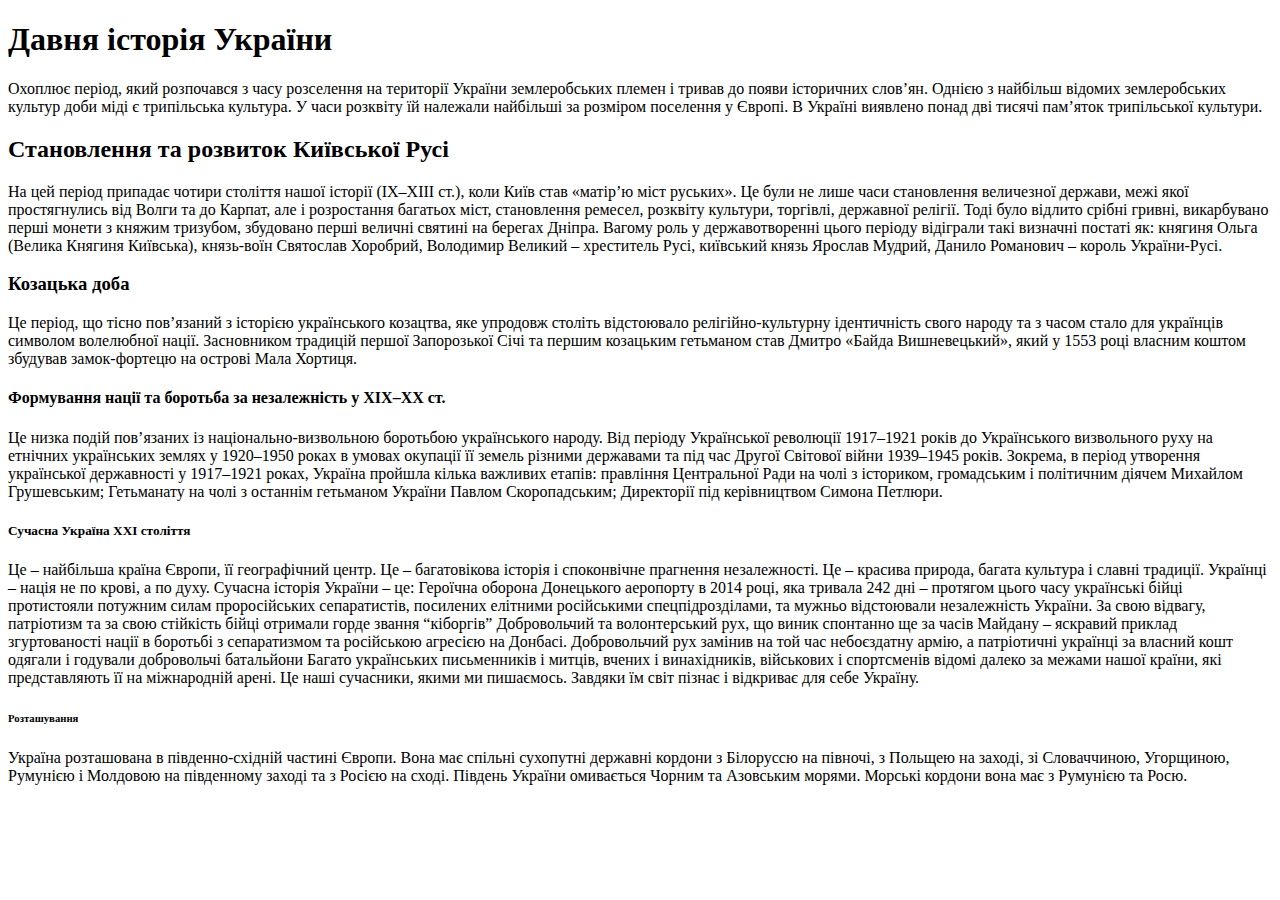
<file: HTML1/hw.html>
<!DOCTYPE html>
<html lang="ua">
<head>
    <meta charset="UTF-8">
    <meta name="viewport" content="width=device-width, initial-scale=1.0">
    <title>Україна</title>
</head>
<body>
    <h1>Давня історія України</h1>
    <p>Охоплює період, який розпочався з часу розселення на території України землеробських племен і тривав до появи історичних слов’ян. Однією з найбільш відомих землеробських культур доби міді є трипільська культура. У часи розквіту їй належали найбільші за розміром поселення у Європі. В Україні виявлено понад дві тисячі пам’яток трипільської культури.</p>
    <h2>Становлення та розвиток Київської Русі</h2>
    <p>На цей період припадає чотири століття нашої історії (IX–XIII ст.), коли Київ став «матір’ю міст руських». Це були не лише часи становлення величезної держави, межі якої простягнулись від Волги та до Карпат, але і розростання багатьох міст, становлення ремесел, розквіту культури, торгівлі, державної релігії. Тоді було відлито срібні гривні, викарбувано перші монети з княжим тризубом, збудовано перші величні святині на берегах Дніпра.

    Вагому роль у державотворенні цього періоду відіграли такі визначні постаті як: княгиня Ольга (Велика Княгиня Київська), князь-воїн Святослав Хоробрий, Володимир Великий – хреститель Русі, київський князь Ярослав Мудрий, Данило Романович – король України-Русі.</p>
    <h3>Козацька доба</h3>
    <p>Це період, що тісно повʼязаний з історією українського козацтва, яке упродовж століть відстоювало релігійно-культурну ідентичність свого народу та з часом стало для українців символом волелюбної нації. Засновником традицій першої Запорозької Січі та першим козацьким гетьманом став Дмитро «Байда Вишневецький», який у 1553 році власним коштом збудував замок-фортецю на острові Мала Хортиця.</p>
    <h4>Формування нації та боротьба за незалежність у XІХ–XX ст.</h4>
    <p>Це низка подій пов’язаних із національно-визвольною боротьбою українського народу. Від періоду Української революції  1917–1921 років до Українського визвольного руху на етнічних українських землях у 1920–1950 роках в умовах окупації її земель різними державами та під час Другої Світової війни 1939–1945 років.
    Зокрема, в період утворення української державності у 1917–1921 роках, Україна пройшла кілька важливих етапів: правління Центральної Ради на чолі з істориком, громадським і політичним діячем Михайлом Грушевським; Гетьманату на чолі з останнім гетьманом України Павлом Скоропадським; Директорії під керівництвом Симона Петлюри.
    </p>
    <h5>Сучасна Україна XXI століття</h5>
    <p>Це – найбільша країна Європи, її географічний центр. Це – багатовікова історія і споконвічне прагнення незалежності. Це – красива природа, багата культура і славні традиції. Українці – нація не по крові, а по духу.
     Сучасна історія України – це:

        Героїчна оборона Донецького аеропорту в 2014 році, яка тривала 242 дні – протягом цього часу українські бійці протистояли потужним силам проросійських сепаратистів, посилених елітними російськими спецпідрозділами, та мужньо відстоювали незалежність України. За свою відвагу, патріотизм та за свою стійкість бійці отримали горде звання “кіборгів”
        
        Добровольчий та волонтерський рух, що виник спонтанно ще за часів Майдану – яскравий приклад згуртованості нації в боротьбі з сепаратизмом та російською агресією на Донбасі. Добровольчий рух замінив на той час небоєздатну армію, а патріотичні українці за власний кошт одягали і годували добровольчі батальйони
        
        Багато українських письменників і митців, вчених і винахідників, військових і спортсменів відомі далеко за межами нашої країни, які представляють її на міжнародній арені. Це наші сучасники, якими ми пишаємось. Завдяки їм світ пізнає і відкриває для себе Україну.
    </p>
<h6>Розташування</h6>
<p>Україна розташована в південно-східній частині Європи. Вона має спільні сухопутні державні кордони з Білоруссю на півночі, з Польщею на заході, зі Словаччиною, Угорщиною, Румунією і Молдовою на південному заході та з Росією на сході. Південь України омивається Чорним та Азовським морями. Морські кордони вона має з Румунією та Росю.</p>
</body>
</html>
</file>
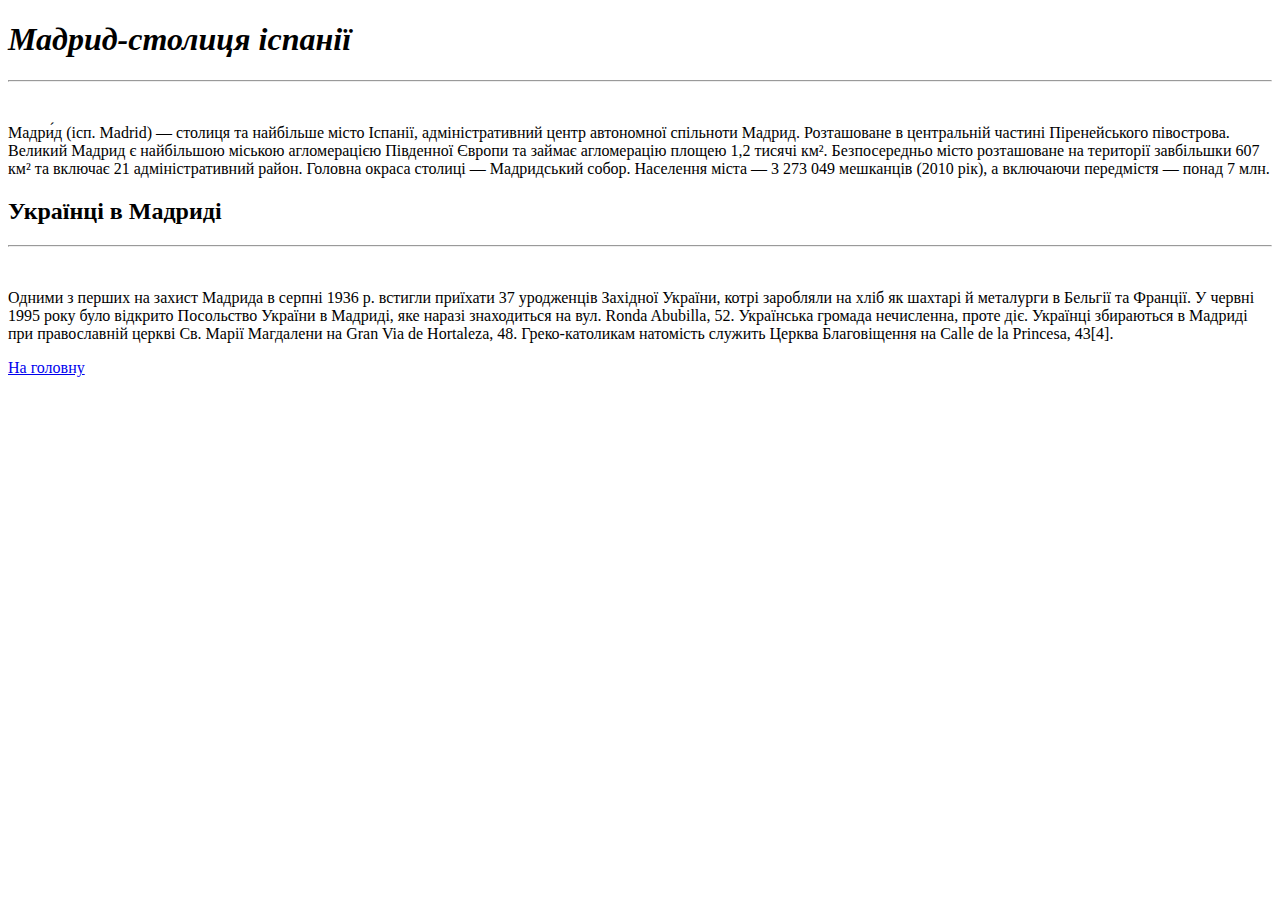
<file: HTML1/HTML2/capitalspain.html>
<!DOCTYPE html>
<html lang="ua">
<head>
    <meta charset="UTF-8">
    <meta name="viewport" content="width=device-width, initial-scale=1.0">
    <title>Мадрид</title>
</head>
<body>
    <h1><strong><em>Мадрид-столиця іспанії</em></strong></h1>
    <hr>
    <br>
    <p>Мадри́д (ісп. Madrid) — столиця та найбільше місто Іспанії, адміністративний центр автономної спільноти Мадрид. Розташоване в центральній частині Піренейського півострова. Великий Мадрид є найбільшою міською агломерацією Південної Європи та займає агломерацію площею 1,2 тисячі км². Безпосередньо місто розташоване на території завбільшки 607 км² та включає 21 адміністративний район. Головна окраса столиці — Мадридський собор. Населення міста — 3 273 049 мешканців (2010 рік), а включаючи передмістя — понад 7 млн.

    </p>
    <h2><strong>Українці в Мадриді</strong></h2>
    <hr>
    <br>
    <p>Одними з перших на захист Мадрида в серпні 1936 р. встигли приїхати 37 уродженців Західної України, котрі заробляли на хліб як шахтарі й металурги в Бельгії та Франції. У червні 1995 року було відкрито Посольство України в Мадриді, яке наразі знаходиться на вул. Ronda Abubilla, 52. Українська громада нечисленна, проте діє. Українці збираються в Мадриді при православній церкві Св. Марії Магдалени на Gran Via de Hortaleza, 48. Греко-католикам натомість служить Церква Благовіщення на Calle de la Princesa, 43[4].
        </p>
<a href="../HTML2/hm2.html">На головну</a>
</body>
</html>
</file>
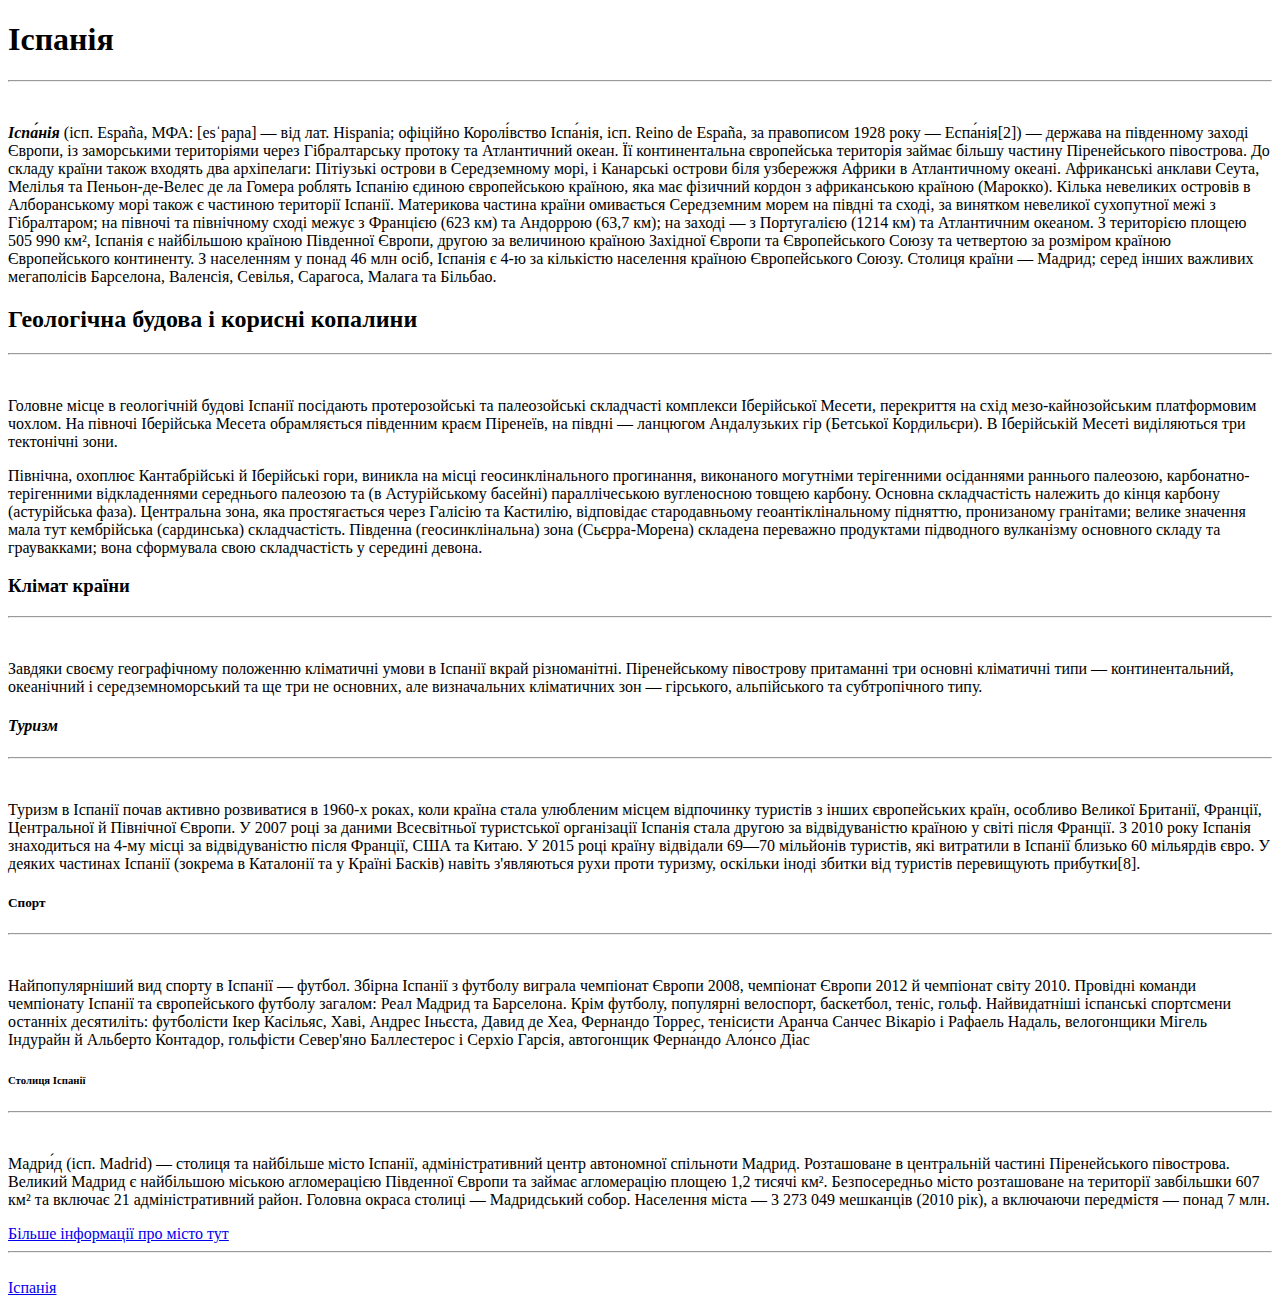
<file: HTML1/HTML2/hm2.html>
<!DOCTYPE html>
<html lang="ua">
<head>
    <meta charset="UTF-8">
    <meta name="viewport" content="width=device-width, initial-scale=1.0">
    <title>Іспанія</title>
</head>
<body>
    <h1 id="Іспанія">Іспанія</h1>
    <hr>
    <br>
    <p> <strong>
        <em>Іспа́нія</em>
        </strong> (ісп. España, МФА: [esˈpaɲa] — від лат. Hispania; офіційно Королі́вство Іспа́нія, ісп. Reino de España, за правописом 1928 року — Еспа́нія[2]) — держава на південному заході Європи, із заморськими територіями через Гібралтарську протоку та Атлантичний океан. Її континентальна європейська територія займає більшу частину Піренейського півострова. До складу країни також входять два архіпелаги: Пітіузькі острови в Середземному морі, і Канарські острови біля узбережжя Африки в Атлантичному океані. Африканські анклави Сеута, Мелілья та Пеньон-де-Велес де ла Гомера роблять Іспанію єдиною європейською країною, яка має фізичний кордон з африканською країною (Марокко). Кілька невеликих островів в Алборанському морі також є частиною території Іспанії. Материкова частина країни омивається Середземним морем на півдні та сході, за винятком невеликої сухопутної межі з Гібралтаром; на півночі та північному сході межує з Францією (623 км) та Андоррою (63,7 км); на заході — з Португалією (1214 км) та Атлантичним океаном.

        З територією площею 505 990 км², Іспанія є найбільшою країною Південної Європи, другою за величиною країною Західної Європи та Європейського Союзу та четвертою за розміром країною Європейського континенту. З населенням у понад 46 млн осіб, Іспанія є 4-ю за кількістю населення країною Європейського Союзу. Столиця країни — Мадрид; серед інших важливих мегаполісів Барселона, Валенсія, Севілья, Сарагоса, Малага та Більбао.</p>

        <h2>
            <strong>Геологічна будова і корисні копалини</strong>
        </h2>
        <hr>
        <br>
        <p>Головне місце в геологічній будові Іспанії посідають протерозойські та палеозойські складчасті комплекси Іберійської Месети, перекриття на схід мезо-кайнозойським платформовим чохлом. На півночі Іберійська Месета обрамляється південним краєм Піренеїв, на півдні — ланцюгом Андалузьких гір (Бетської Кордильєри). В Іберійській Месеті виділяються три тектонічні зони.
            <br>
            <p>Північна, охоплює Кантабрійські й Іберійські гори, виникла на місці геосинклінального прогинання, виконаного могутніми терігенними осіданнями раннього палеозою, карбонатно-терігенними відкладеннями середнього палеозою та (в Астурійському басейні) параллічеською вугленосною товщею карбону. Основна складчастість належить до кінця карбону (астурійська фаза). Центральна зона, яка простягається через Галісію та Кастилію, відповідає стародавньому геоантіклінальному підняттю, пронизаному гранітами; велике значення мала тут кембрійська (сардинська) складчастість. Південна (геосинклінальна) зона (Сьєрра-Морена) складена переважно продуктами підводного вулканізму основного складу та граувакками; вона сформувала свою складчастість у середині девона.</p>
        </p>
        <h3><strong>Клімат країни</strong></h3>
        <hr>
        <br>
        <p>Завдяки своєму географічному положенню кліматичні умови в Іспанії вкрай різноманітні. Піренейському півострову притаманні три основні кліматичні типи — континентальний, океанічний і середземноморський та ще три не основних, але визначальних кліматичних зон — гірського, альпійського та субтропічного типу.</p>
        <h4><strong><em>Туризм</em></strong></h4>
        <hr>
        <br>
        <p>Туризм в Іспанії почав активно розвиватися в 1960-х роках, коли країна стала улюбленим місцем відпочинку туристів з інших європейських країн, особливо Великої Британії, Франції, Центральної й Північної Європи. У 2007 році за даними Всесвітньої туристської організації Іспанія стала другою за відвідуваністю країною у світі після Франції. З 2010 року Іспанія знаходиться на 4-му місці за відвідуваністю після Франції, США та Китаю. У 2015 році країну відвідали 69—70 мільйонів туристів, які витратили в Іспанії близько 60 мільярдів євро. У деяких частинах Іспанії (зокрема в Каталонії та у Країні Басків) навіть з'являються рухи проти туризму, оскільки іноді збитки від туристів перевищують прибутки[8].</p>
        <h5><strong>Спорт</strong></h5>
        <hr>
        <br>
        <p>Найпопулярніший вид спорту в Іспанії — футбол. Збірна Іспанії з футболу виграла чемпіонат Європи 2008, чемпіонат Європи 2012 й чемпіонат світу 2010. Провідні команди чемпіонату Іспанії та європейського футболу загалом: Реал Мадрид та Барселона.

            Крім футболу, популярні велоспорт, баскетбол, теніс, гольф. Найвидатніші іспанські спортсмени останніх десятиліть: футболісти Ікер Касільяс, Хаві, Андрес Іньєста, Давид де Хеа, Фернандо Торрес, тенісисти Аранча Санчес Вікаріо і Рафаель Надаль, велогонщики Мігель Індурайн й Альберто Контадор, гольфісти Север'яно Баллестерос і Серхіо Гарсія, автогонщик Ферна́ндо Ало́нсо Ді́ас
            
            </p>
            <h6><strong>Столиця Іспанії</strong></h6>
            <hr>
            <br>
            <p>Мадри́д (ісп. Madrid) — столиця та найбільше місто Іспанії, адміністративний центр автономної спільноти Мадрид. Розташоване в центральній частині Піренейського півострова. Великий Мадрид є найбільшою міською агломерацією Південної Європи та займає агломерацію площею 1,2 тисячі км². Безпосередньо місто розташоване на території завбільшки 607 км² та включає 21 адміністративний район. Головна окраса столиці — Мадридський собор. Населення міста — 3 273 049 мешканців (2010 рік), а включаючи передмістя — понад 7 млн.</p>
            <a href="capitalspain.html" target="_blank">Більше інформації про місто тут</a>
            <hr>
            <br>

            <a href="#Іспанія"> Іспанія </a>

</body>
</html>
</file>
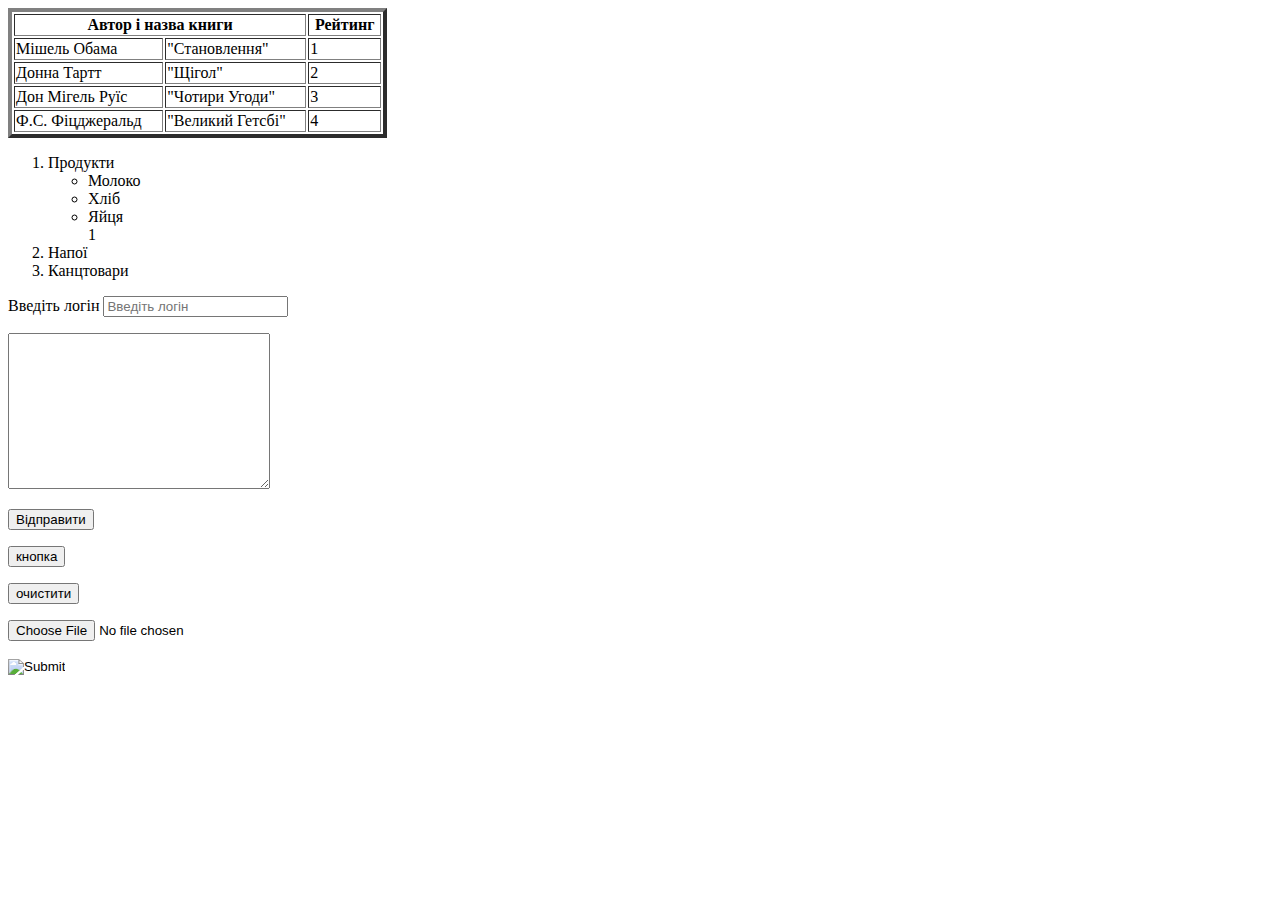
<file: HTML1/HTML2/hm3table.html>
<!DOCTYPE html>
<html lang="ua">
<head>
    <meta charset="UTF-8">
    <meta name="viewport" content="width=device-width, initial-scale=1.0">
    <title>Document</title>
</head>
<body>
    <table border="4" style="width: 30%;">
        <thead>
            <tr>
                <th colspan="2">
                    Автор і 
                    назва книги
                
                </th>
                <th>
                    Рейтинг
                </th>
            </tr>
        </thead>
        <tbody>
            <tr>
                <td>Мішель Обама</td>
                <td>"Становлення"</td>
                <td>1</td>
            </tr>
            <tr>
                <td>Донна Тартт</td>
                <td>"Щігол"</td>
                <td>2</td>
          </tr>
          <tr>
            <td>Дон Мігель Руїс</td>
            <td>"Чотири Угоди"</td>
            <td>3</td>
          </tr>
          <tr>
            <td>Ф.С. Фіцджеральд</td>
            <td>"Великий Гетсбі"</td>
            <td>4</td>
          </tr>
        </tbody>
    </table>
    <ol>
        <li>Продукти
            <ul>
                <li>Молоко</li>
                <li>Хліб</li>
                <li>Яйця</li>1
            </ul>
        </li>
        <li>Напої</li>
        <li>Канцтовари</li>
   </ol>
   <p>
   <form>
    <label for="Логін"> </label>
          Введіть логін
          <input placeholder="Введіть логін" id="Логін" type="text">
   </form>
   <p> <textarea id="" cols="30" rows="10"></textarea>
</p>
<p>
    <input type="submit" value="Відправити">
</p> <input type="button"  value="кнопка">
   </p>
<p> <input type="reset" value="очистити"></p>
<p> <input type="file" value="Відправити файл">
    </p>
    <p><input type="image" src="https://24tv.ua/resources/photos/news/202204/1961563.jpg?v=1661254059000"></p>
</body>
</html>
</file>
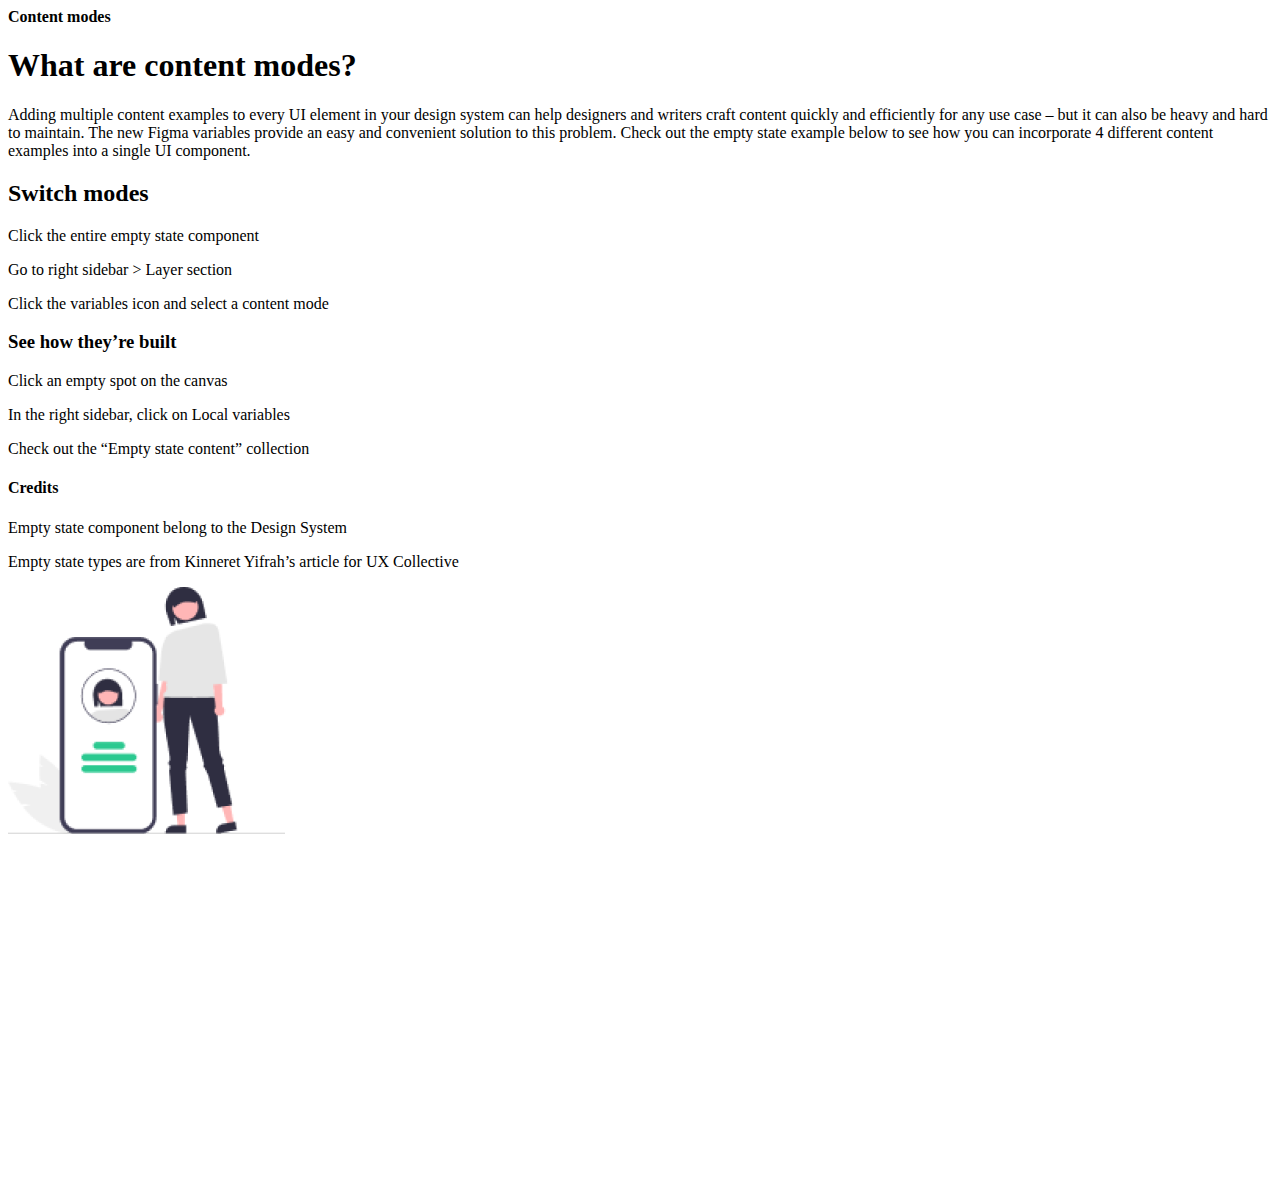
<file: HTML1/HTML2/hw4.html>
<!DOCTYPE html>
<html lang="en">
<head>
    <meta charset="UTF-8">
    <meta name="viewport" content="width=device-width, initial-scale=1.0">
    <title>Document</title>
</head>
<body>
    <main>
        <header>
            <strong>Content modes</strong> </header>
        <section>
            <article>
                <h1>What are content modes?</h1>
                <p>Adding multiple content examples to every UI element in your design system can help designers and writers craft content quickly and efficiently for any use case – but it can also be heavy and hard to maintain. The new Figma variables provide an easy and convenient solution to this problem. Check out the empty state example below to see how you can incorporate 4 different content examples into a single UI component.</p>
             </article>
             <article>
                <h2>Switch modes</h2>
                <p> Click the entire empty state component</p>
                   <p>Go to right sidebar > Layer section</p> 
                   <p> Click the variables icon and select a content mode</p> 
             </article>
<article>
    <h3>See how they’re built</h3>
    <p> Click an empty spot on the canvas</p>
    <p>In the right sidebar, click on Local variables</p>
    <p>Check out the “Empty state content” collection</p>
</article>
<article>
    <h4>Credits</h4>
    <p> Empty state component belong to the Design System</p>
    <p>Empty state types are from Kinneret Yifrah’s article for UX Collective</p>
</article>
</section>
<section>
    <p>
    <img src="pictures/illust 1.png"> </p>
</section>
<section><iframe width="560" height="315" src="https://www.youtube.com/embed/doSD_dKBUF4?si=VSyVpo9Df_6ysDQg" title="YouTube video player" frameborder="0" allow="accelerometer; autoplay; clipboard-write; encrypted-media; gyroscope; picture-in-picture; web-share" allowfullscreen></iframe></section>
    </main>
</body>
</html>
</file>
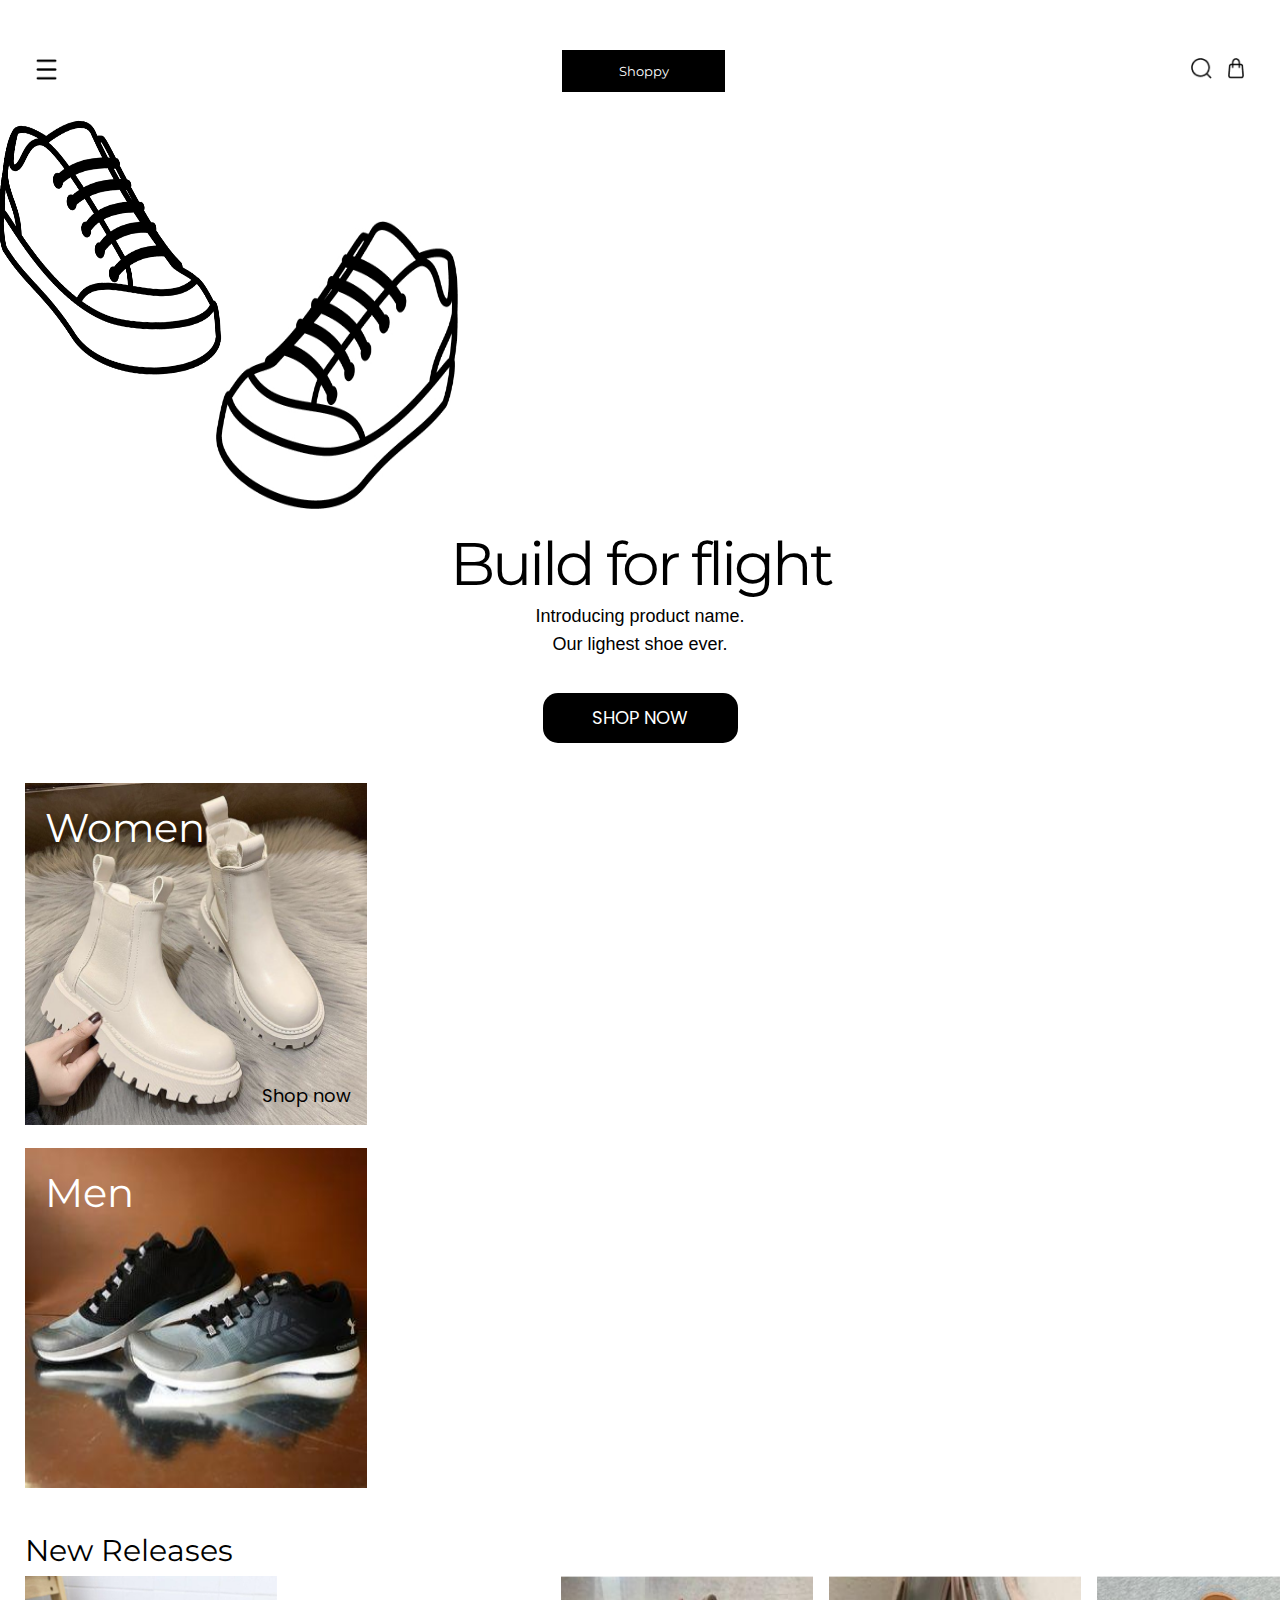
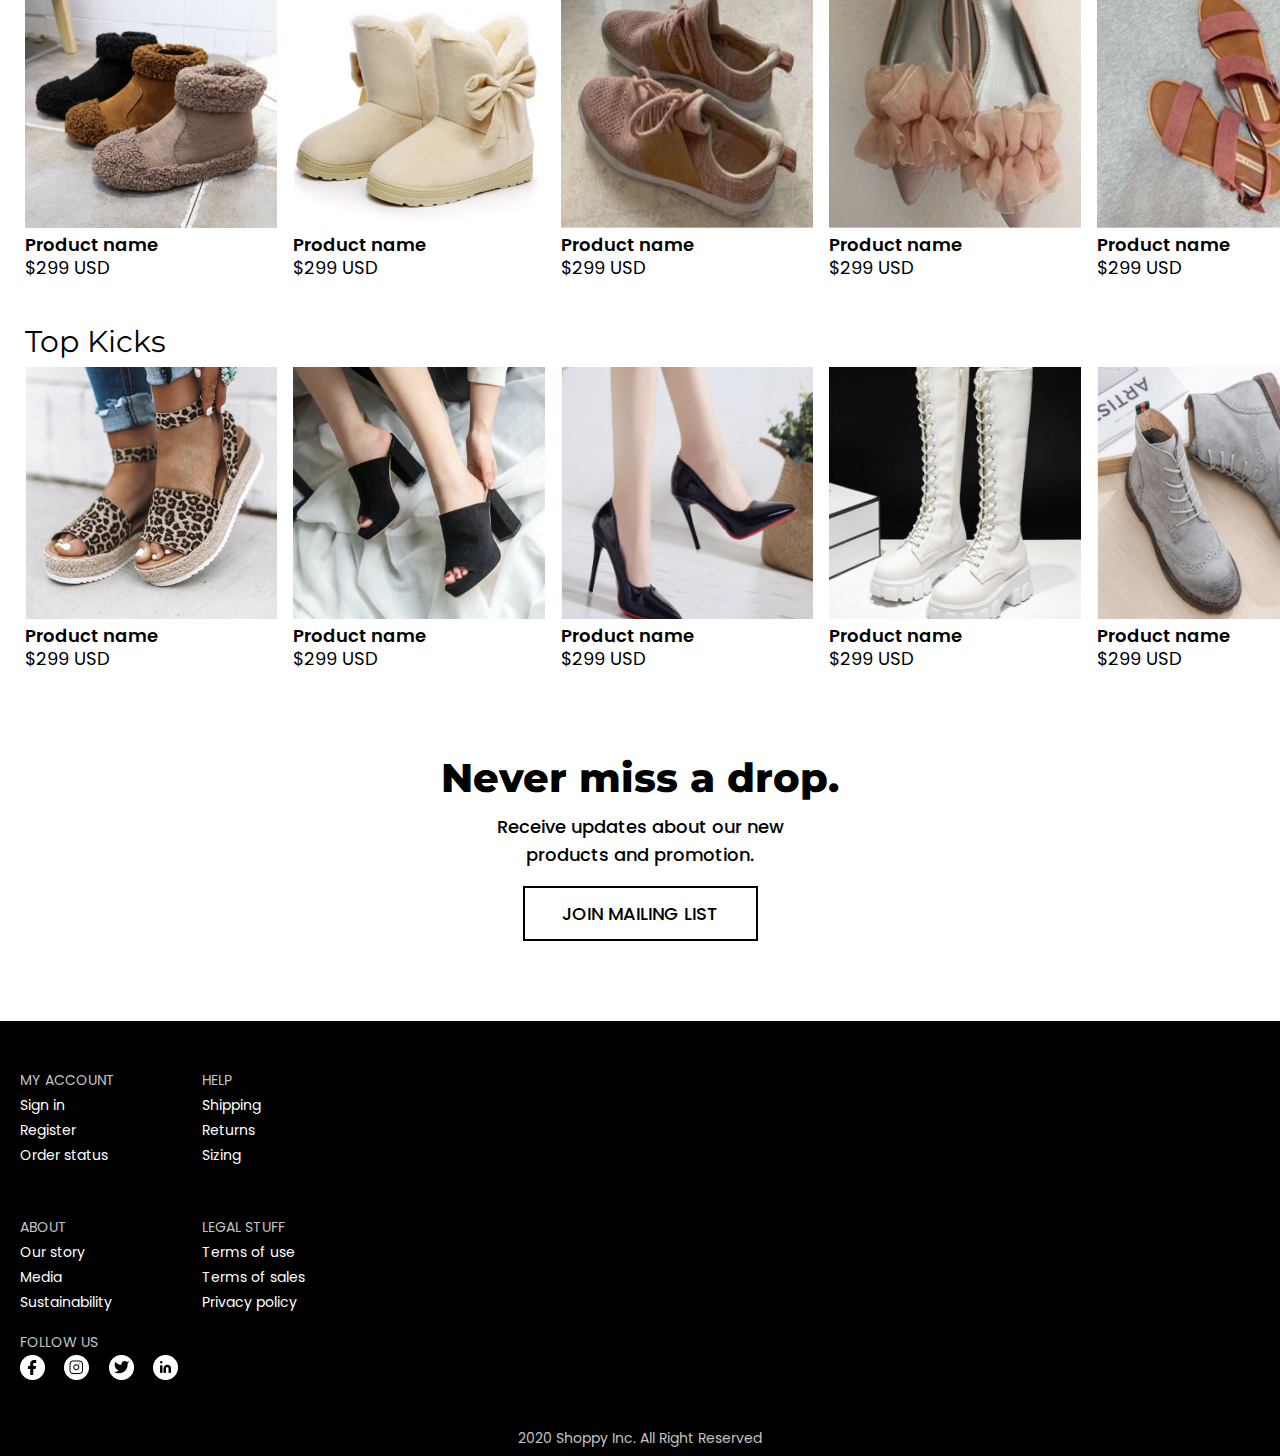
<file: HTML1/HTML2/hw10/shoesshop.html>
<!DOCTYPE html>
<html lang="en">
<head>
    <meta charset="UTF-8">
    <meta name="viewport" content="width=device-width, initial-scale=1.0">
    <title>Document</title>
    <link rel="stylesheet" href="../hw10/reset.css">
    <link rel="stylesheet" href="../hw10/style.css">
    <link rel="preconnect" href="https://fonts.googleapis.com">
    <link rel="preconnect" href="https://fonts.gstatic.com" crossorigin>
    <link href="https://fonts.googleapis.com/css2?family=Montserrat:wght@800&family=Poppins:wght@500&display=swap" rel="stylesheet">
</head>
<body>
    <header>
        <div class="header">
            <button class="icons">
                <img class="icon-w" src="../hw10/pictures/Hamburger.png" alt="menu">
            </button>
            <button class="shoppy-btn">
                <h2>Shoppy</h2>
            </button>
            <div class="icons-btn">
                <button class="icons">
                    <img class="icon-w" src="../hw10/pictures/Search.png" alt="search">
                </button>
                <button class="icons">
                    <img class="bag-w" src="../hw10/pictures/Bag.png" alt="shopbasket">
                </button>
            </div>
        </div>
    </header>
    <div class="container">
     <div class="shoes-img">
        <img class="shoes-1" src="../hw10/pictures/Vector (1).jpg">
        <img class="shoes-2" src="../hw10/pictures/Vector (2).jpg">
     </div>
     <div class="text-container">
       <div class="text1">
         <h1>Build for flight</h1>
       </div>
       <div class="text2">
        <h3>Introducing product name.<br> Our lighest shoe ever.</h3>
       </div>
     </div>
     <button class="shopnow">
        <h2>SHOP NOW</h2>
     </button>
    </div>
    <div class="shoes-assortment">
      <div class="shoes-women">
        <img src="../hw10/pictures/Rectangle 9.png" alt="women-shoes">
        <h1 class="women">Women</h1>
        <button class="shop-now">Shop now</button>
      </div>
      <div class="shoes-men">
        <img src="../hw10/pictures/Rectangle 10.png" alt="men-shoes">
        <h1 class="men">Men</h1>
        <button class="shop-now2">Shop now</button>
      </div>
    </div>
    <div class="assortment">
        <div class="boots">
            <h1>New Releases</h1>
            <img class="img-shoes-w" src="../hw10/pictures/Rectangle 11.png">
            <h2 class="pr-name1">Product name<br><span class="price">$299 USD</span></h2>
        </div>
        <div class="boots">
            <img class="img-shoes-w2" src="../hw10/pictures/8e95c2036608fe1d8dcf58a2c92a687e.png">
            <h2 class="pr-name">Product name<br><span class="price">$299 USD</span></h2>
        </div>
        <div class="boots">
            <img class="img-shoes-w2" src="../hw10/pictures/Rectangle 17.png">
            <h2 class="pr-name">Product name<br><span class="price">$299 USD</span></h2>
        </div>
        <div class="boots">
            <img class="img-shoes-w2" src="../hw10/pictures/Rectangle 19.png">
            <h2 class="pr-name">Product name<br><span class="price">$299 USD</span></h2>
        </div>
        <div class="boots">
            <img class="img-shoes-w2" src="../hw10/pictures/Rectangle 20.png">
            <h2 class="pr-name">Product name<br><span class="price">$299 USD</span></h2>
        </div>
        <div class="boots">
            <img class="img-shoes-w2" src="../hw10/pictures/Rectangle 21.png">
            <h2 class="pr-name">Product name<br><span class="price">$299 USD</span></h2>
        </div>
    </div>
    <div class="assortment2">
        <div class="boots">
            <h1>Top Kicks</h1>
            <img class="img-shoes-w" src="../hw10/pictures/bosonozhki.png">
            <h2 class="pr-name1">Product name<br><span class="price">$299 USD</span></h2>
        </div>
        <div class="boots">
            <img class="img-shoes-w2" src="../hw10/pictures/5db48177a5a14c1901795c0aabbfac61.png">
            <h2 class="pr-name">Product name<br><span class="price">$299 USD</span></h2>
        </div>
        <div class="boots">
            <img class="img-shoes-w2" src="../hw10/pictures/Rectangle 23.png">
            <h2 class="pr-name">Product name<br><span class="price">$299 USD</span></h2>
        </div>
        <div class="boots">
            <img class="img-shoes-w2" src="../hw10/pictures/Rectangle 25.png">
            <h2 class="pr-name">Product name<br><span class="price">$299 USD</span></h2>
        </div>
        <div class="boots">
            <img class="img-shoes-w2" src="../hw10/pictures/Rectangle 24.png">
            <h2 class="pr-name">Product name<br><span class="price">$299 USD</span></h2>
        </div>
        <div class="boots">
            <img class="img-shoes-w2" src="../hw10/pictures/boso2.png">
            <h2 class="pr-name">Product name<br><span class="price">$299 USD</span></h2>
        </div>
    </div>
    <div class="text-container2">
        <div class="text-drop">
          <h1>Never miss
            a drop.</h1>
        </div>
        <div class="text-products">
         <h3>Receive updates about our new<br>products and promotion.</h3>
        </div>
    </div>
    <button class="list-btn">
        <h2>JOIN MAILING LIST</h2>
    </button>
    <footer class="footer">
        <div class="footer-media">
          <div class="footer1">
            <div class="account">
              <h1>MY ACCOUNT</h1>
              <h2>Sign in<br>Register<br>Order status</h2>
            </div>
            <div class="help">
             <h1>HELP</h1>
             <h2>Shipping<br>Returns<br>Sizing</h2>
            </div>
         </div>
         <div class="footer1 footer2">
            <div class="account">
               <h1>ABOUT</h1>
               <h2>Our story<br>Media<br>Sustainability</h2>
            </div>
            <div class="help">
               <h1>LEGAL STUFF</h1>
               <h2>Terms of use<br>Terms of sales<br>Privacy policy</h2>
            </div>
         </div>
         <div class="follow-us">
            <h1>FOLLOW US</h1>
            <a href="#"><img src="../hw10/pictures/FB.png"></a>
            <a href="#"><img src="../hw10/pictures/Insta.png"></a>
            <a href="#"><img src="../hw10/pictures/Twitter.png"></a>
            <a href="#"><img src="../hw10/pictures/Linkedin.png"></a>
         </div>
        </div>
        <div>
         <h1 class="info">2020 Shoppy Inc. All Right Reserved</h1>
        </div>
    </footer>
</body>
</html>
</file>
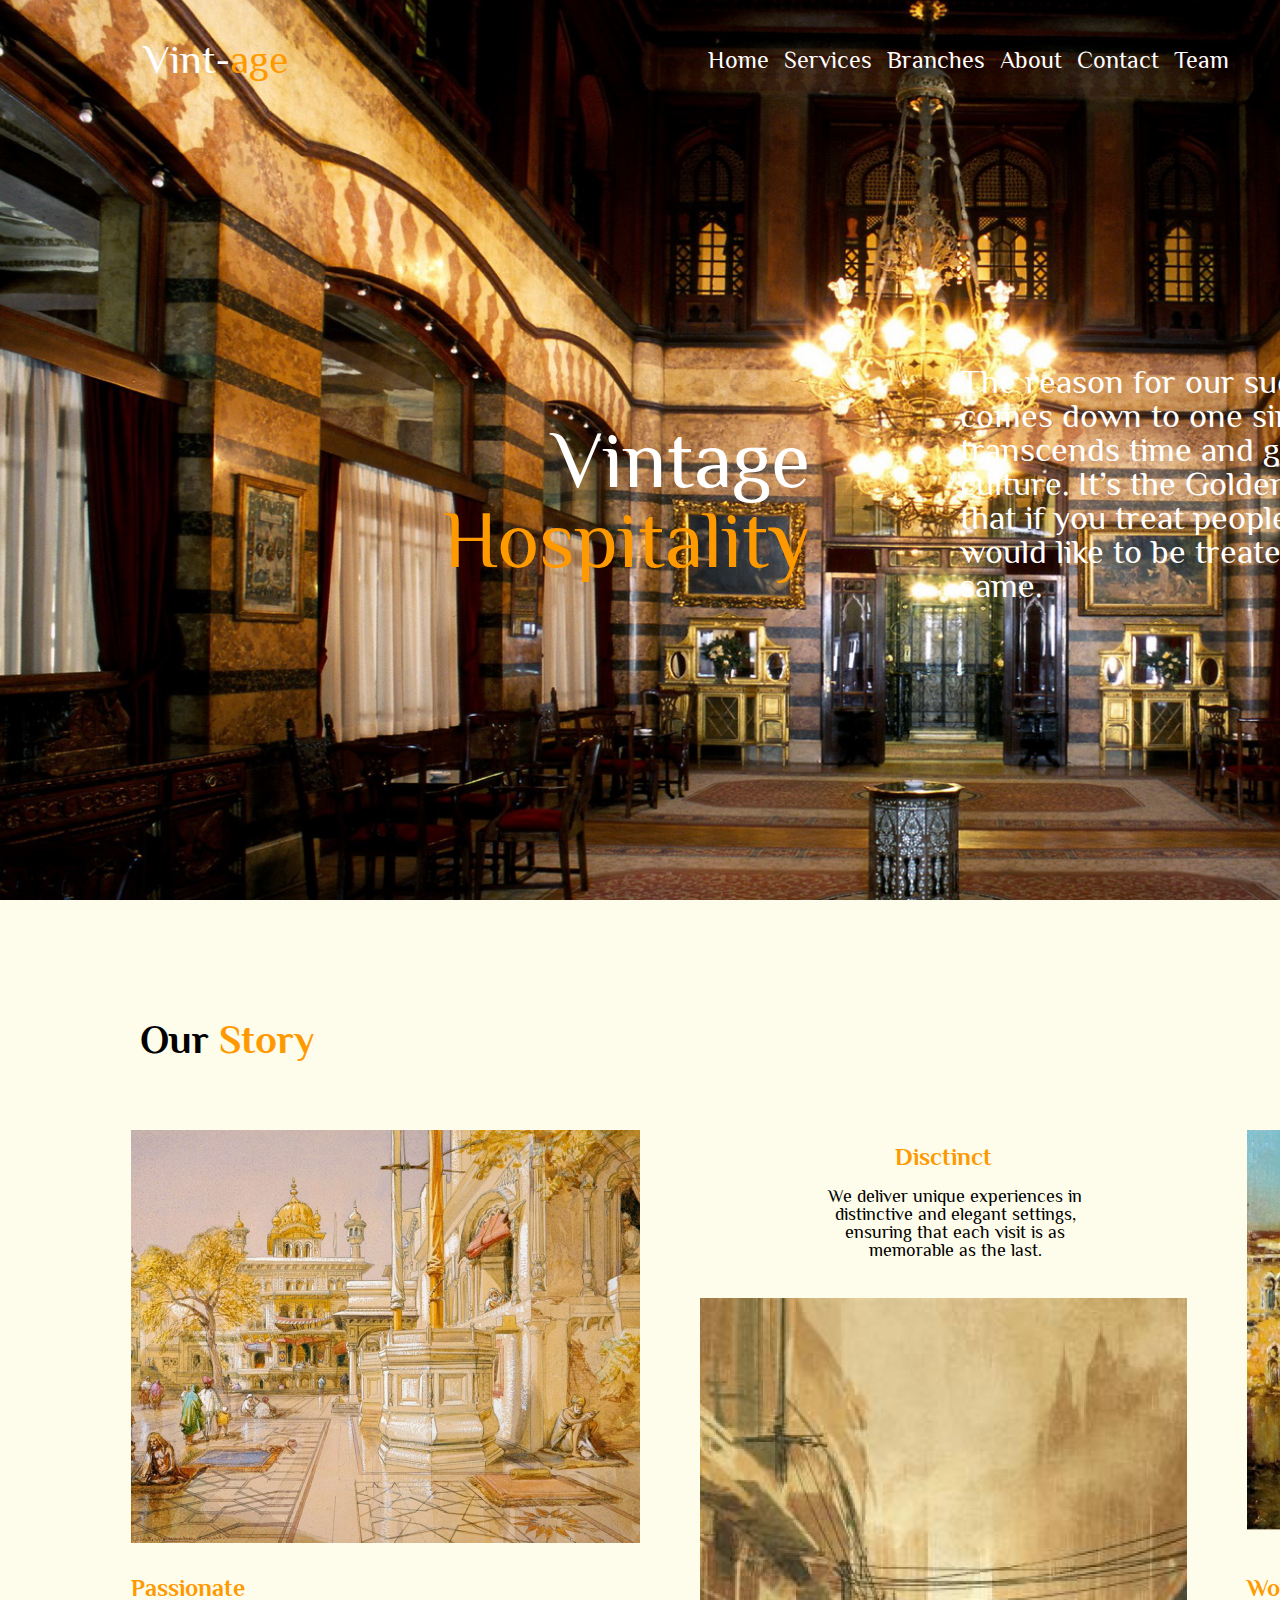
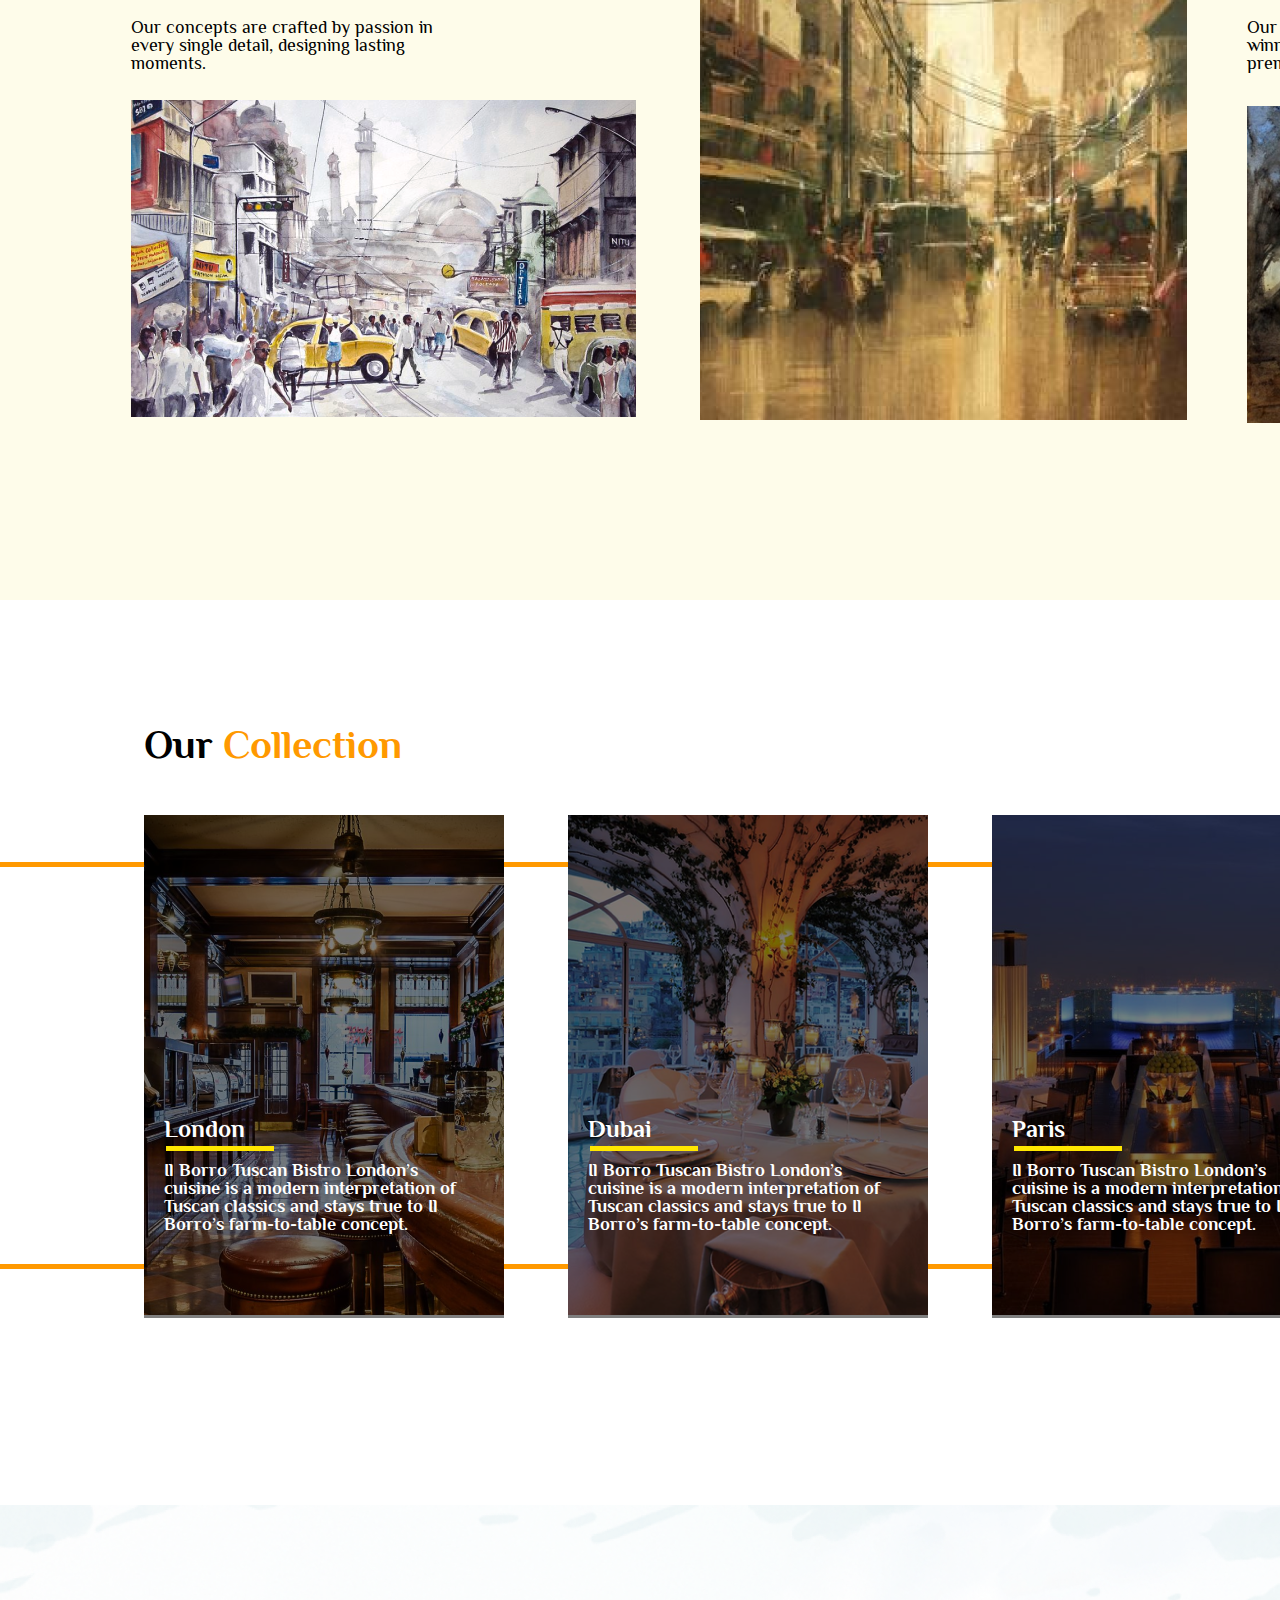
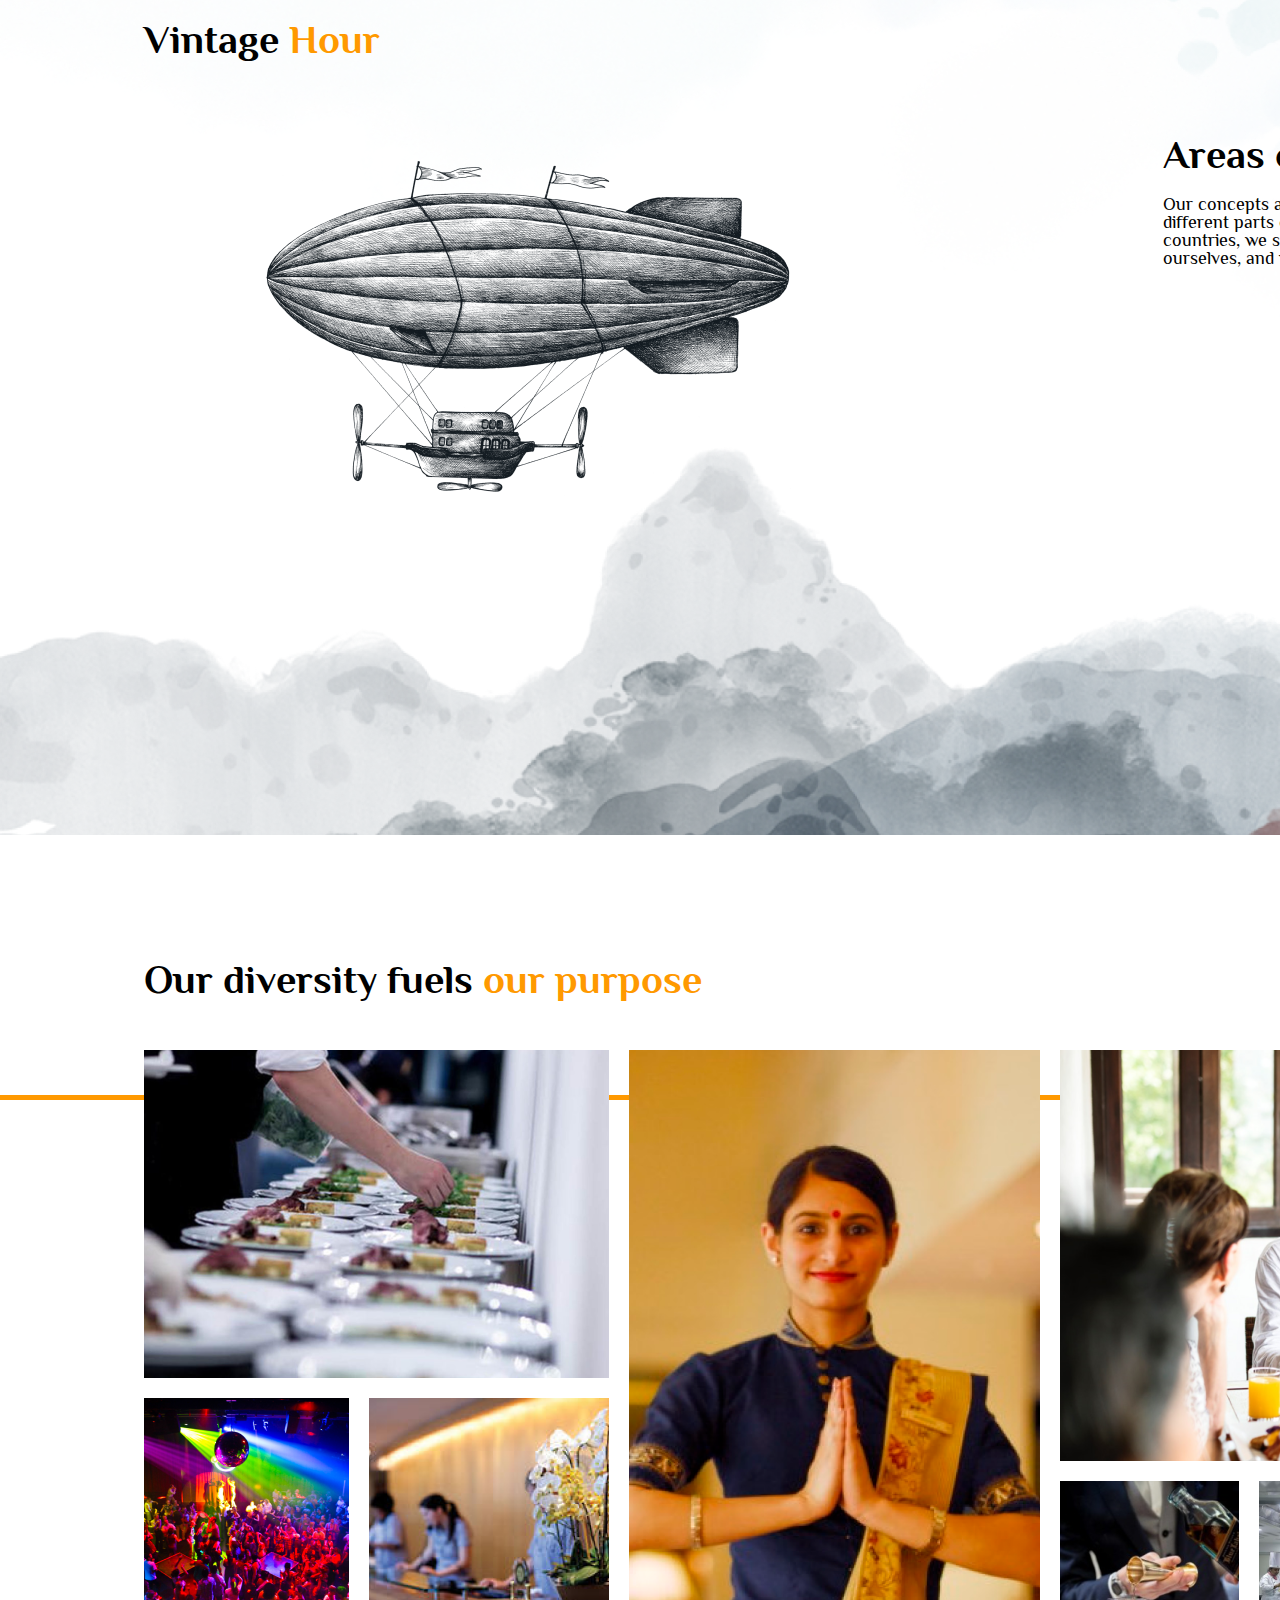
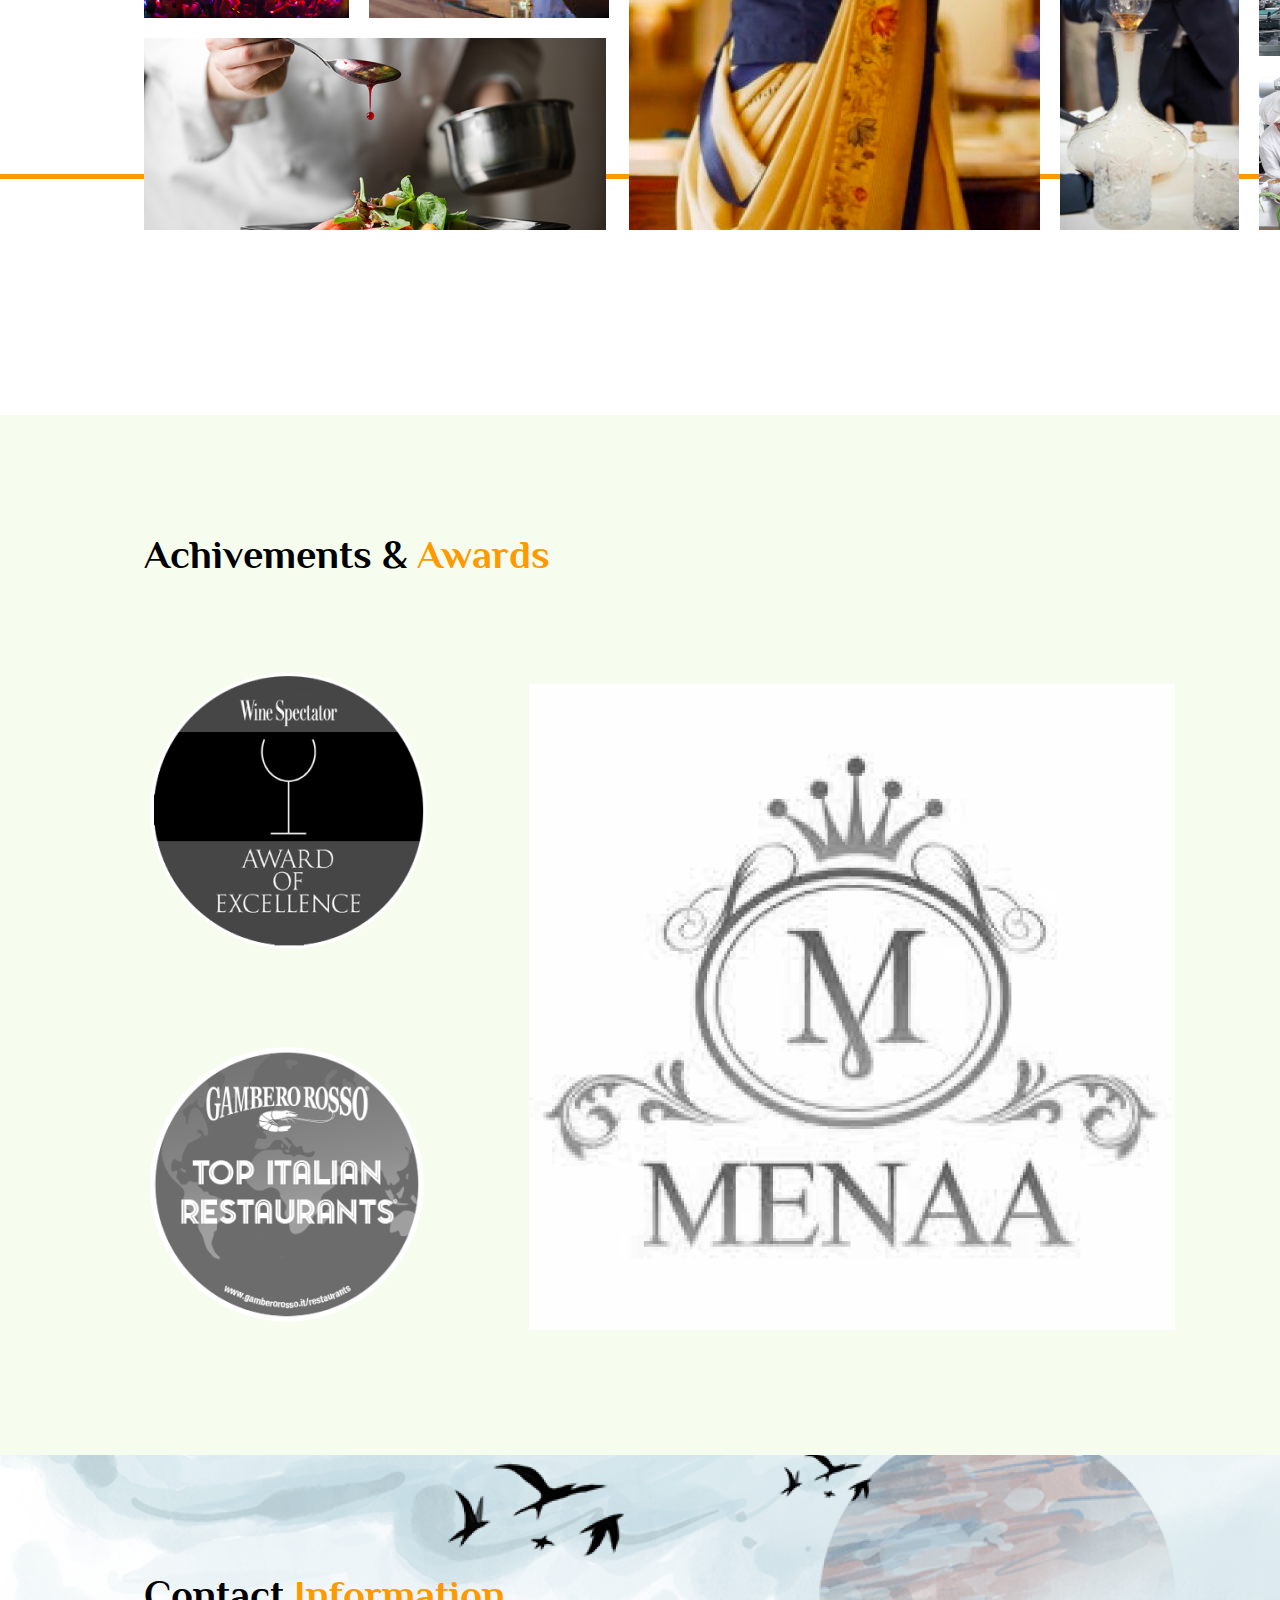
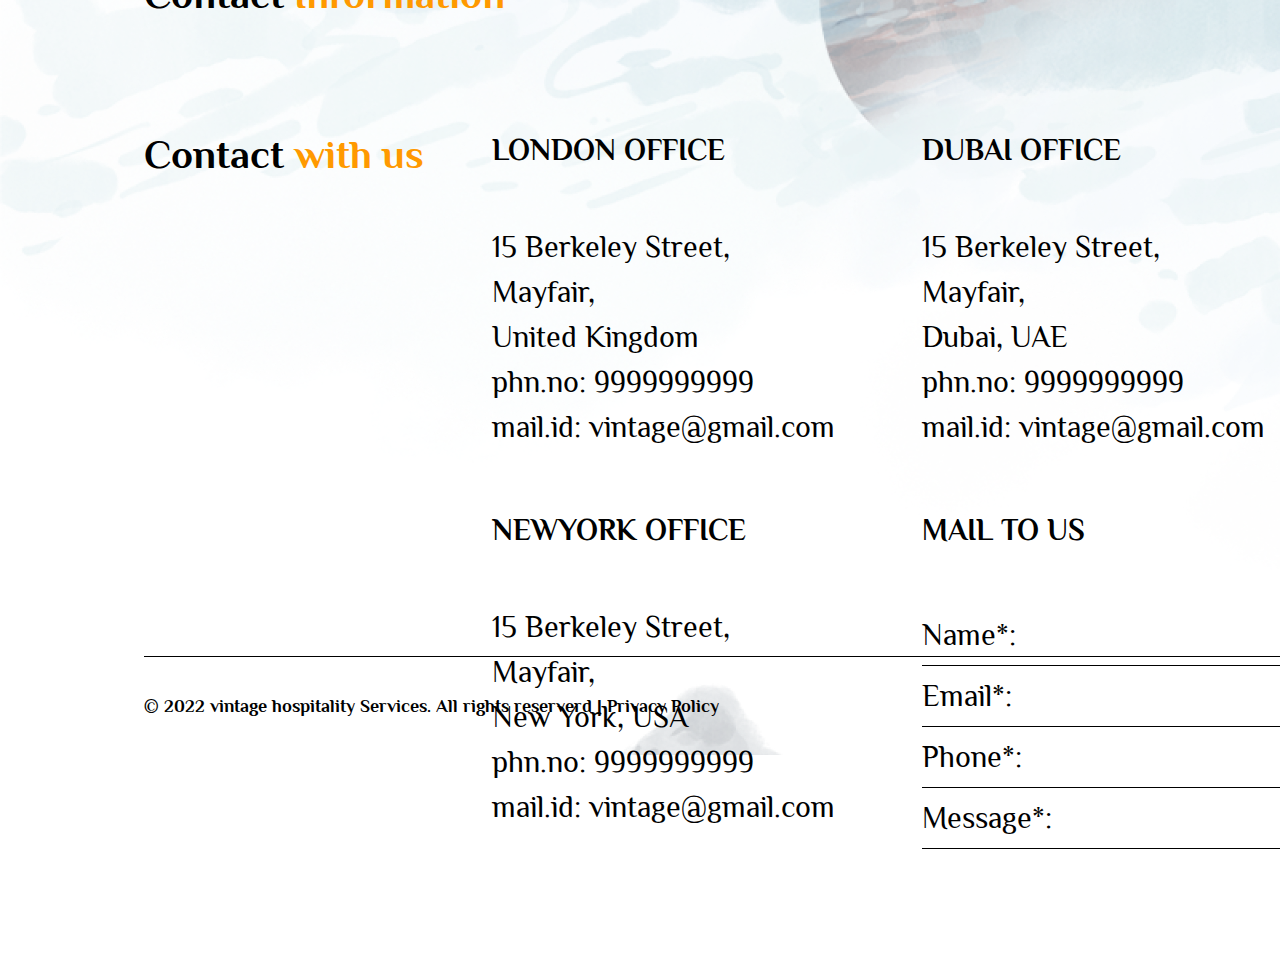
<file: HTML1/HTML2/hw12/index..html>
<!DOCTYPE html>
<html lang="en">
<head>
    <meta charset="UTF-8">
    <meta name="viewport" content="width=device-width, initial-scale=1.0">
    <title>Document</title>
    <link rel="stylesheet" href="../hw12/scss/style.css">
    <link rel="stylesheet" href="../hw12/scss/reset.css">
</head>
<body>
    <section class="section_1">
        <header>
            <h1>Vint-<span>age</span></h1>
            <nav>
                <ul>
                    <li>
                        <a href="#">Home</a>
                    </li>
                    <li>
                        <a href="#">Services</a>
                    </li>
                    <li>
                        <a href="#">Branches</a>
                    </li>
                    <li>
                        <a href="#">About</a>
                    </li>
                    <li>
                        <a href="#">Contact</a>
                    </li>
                    <li>
                        <a href="#">Team</a>
                    </li>
                </ul> 
            </nav>
            <div class="burger-menu">
                <span></span>
            </div>
            <button>Take a tour</button>
        </header>
        <div class="item1">
            <div class="container">
                <div class="title">
                    <h1>
                        Vintage <span><br>Hospitality</span>
                    </h1>
                </div>
                <div class="text">
                    <p>The reason for our success is no secret. It comes down to one single principle that transcends time and geography, religion and culture. It’s the Golden Rule – the simple idea that if you treat people well, the way you would like to be treated, they will do the same.
                    <br><span>Isadore Sharpe</span>
                    </p>
                </div>
            </div>
        </div>
    </section>
    <section class="section_2">
        <h1>Our<span> Story</span></h1>
        <div class="container">
            <div class="grid-box">
                <div class="img_1">
                    <img src="../hw12/picture/vintage1 1.png">
                </div>
                <div class="img_2">
                    <h2>Passionate</h2>
                    <p>Our concepts are crafted by passion in every single detail, designing lasting moments.</p>
                    <img src="../hw12/picture/vintage5 1.png">
                </div>
                <div class="img_3">
                    <h2>Disctinct</h2>
                    <p>We deliver unique experiences in distinctive and elegant settings, ensuring that each visit is as memorable as the last.</p>
                    <img src="../hw12/picture/vintage2 1.png">
                </div>
                <div class="img_4">
                    <img src="../hw12/picture/vintage3 1.png">
                </div>
                <div class="img_5">
                    <h2>World class</h2>
                    <p>Our collection consists of award - winning restaurants situated in premium dining destinations.</p>
                    <img src="../hw12/picture/vintage6 1.png">
                </div>
            </div>
            <button>Read more</button>
        </div>
    </section>
    <section class="section_3">
        <div class="wrapper2">
            <h1>Our <span>Collection</span></h1>
            <div class="flex-box2">
                <div class="img1">
                    <img src="../hw12/picture/Mask Group.png">
                    <div class="text1">
                        <h2>London</h2>
                        <p>Il Borro Tuscan Bistro London’s cuisine is a modern interpretation of Tuscan classics and stays true to Il Borro’s farm-to-table concept.</p>
                    </div>
                </div>
                <div class="img1">
                    <img src="../hw12/picture/Mask Group (2).png">
                    <div class="text1">
                        <h2>Dubai</h2>
                        <p>Il Borro Tuscan Bistro London’s cuisine is a modern interpretation of Tuscan classics and stays true to Il Borro’s farm-to-table concept.</p>
                    </div>
                </div>
                <div class="img1">
                    <img src="../hw12/picture/Mask Group (1).png">
                    <div class="text1">
                        <h2>Paris</h2>
                        <p>Il Borro Tuscan Bistro London’s cuisine is a modern interpretation of Tuscan classics and stays true to Il Borro’s farm-to-table concept.</p>
                    </div>
                </div>
                <div class="img1">
                    <img src="../hw12/picture/Mask Group (3).png">
                    <div class="text1">
                        <h2>NewYork</h2>
                        <p>Il Borro Tuscan Bistro London’s cuisine is a modern interpretation of Tuscan classics and stays true to Il Borro’s farm-to-table concept.</p>
                    </div>
                </div>
            </div>
            <button>View more</button>
        </div>
    </section>
    <section class="section_4">
        <div class="wrapper3">
            <h1>Vintage <span>Hour</span></h1>
            <div class="wrapper-container">
                <div class="picture">
                    <img src="../hw12/picture/image-from-rawpixel-id-2417392-original 1.png" alt="">
                </div>
                <div class="text-container">
                    <h1>Areas of <span>Expertise</span></h1>
                    <div class="text-button">
                        <p>Our concepts are representations of real culinary journeys from different parts of the world. In building our brands, we travel across countries, we study the roots, we magnify the details, we immerse ourselves, and we tell a story.</p>
                        <button>What we do</button>
                    </div>
                </div>

            </div>
        </div>
    </section>
    <section class="section_5">
        <div class="wrapper4">
            <h1>Our diversity fuels <span>our purpose</span></h1>
            <div class="main-grid-box">
                <div class="first-box">
                    <div class="img1">
                        <img src="../hw12/picture/service4 1.png">
                    </div>
                    <div class="img2">
                        <img src="../hw12/picture/service9 1.png">
                    </div>
                    <div class="img3">
                        <img src="../hw12/picture/service5 1.png">
                    </div>
                    <div class="img4">
                        <img src="../hw12/picture/service3 1.png">
                    </div>
                </div>
                <div class="second-box">
                    <div class="img5">
                        <img src="../hw12/picture/service11 1.png">
                    </div>
                </div>
                <div class="third-box">
                    <div class="img6">
                        <img src="../hw12/picture/service6 1.png">
                    </div>
                    <div class="img7">
                        <img src="../hw12/picture/service8 1.png">
                    </div>
                    <div class="img8">
                        <img src="../hw12/picture/service7 1.png">
                    </div>
                    <div class="img9">
                        <img src="../hw12/picture/service10 1.png">
                    </div>
                    <div class="img10">
                        <img src="../hw12/picture/service2 1.png">
                    </div>
                </div>
                
            </div>
            <button>Work with us</button>
        </div>
    </section>
    <section class="section_6">
        <div class="wrapper5">
            <h1>Achivements & <span>Awards</span></h1>
            <div class="grid-box3">
                <div class="img1">
                    <img src="../hw12/picture/award2.png" alt="">
                </div>
                <div class="img2">
                    <img src="../hw12/picture/award4.png" alt="">
                </div>
                <div class="img3">
                    <img src="../hw12/picture/award6.png" alt="">
                </div>
                <div class="img4">
                    <img src="../hw12/picture/award3.png" alt="">
                </div>
                <div class="img5">
                    <img src="../hw12/picture/award5.png" alt="">
                </div>
            </div>
        </div>
    </section>
    <footer class="footer">
        <div class="wrapper_last">
            <h1>Contact <span>Information</span></h1>
            <div class="information-box">
                <div class="title">
                    <h1>Contact <span>with us</span></h1>
                </div>
                <div class="grid-box4">
                    <div class="box1">
                        <h2>LONDON OFFICE</h2>
                        <p> 15 Berkeley Street,
                            Mayfair,
                            United Kingdom
                            phn.no: 9999999999
                            mail.id: vintage@gmail.com
                        </p>
                    </div>
                    <div class="box2">
                        <h2>DUBAI OFFICE</h2>
                        <p> 15 Berkeley Street,
                            Mayfair,
                            Dubai, UAE
                            phn.no: 9999999999
                            mail.id: vintage@gmail.com
                        </p>
                    </div>
                    <div class="box3">
                        <h2>PARIS OFFICE</h2>
                        <p> 15 Berkeley Street,
                            Mayfair,
                            Paris
                            phn.no: 9999999999
                            mail.id: vintage@gmail.com
                        </p>
                    </div>
                    <div class="box4">
                        <h2>NEWYORK OFFICE</h2>
                        <p> 15 Berkeley Street,
                            Mayfair,
                            New York, USA
                            phn.no: 9999999999
                            mail.id: vintage@gmail.com
                        </p>
                    </div>
                    <div class="box5">
                        <h2>MAIL TO US</h2>
                        <form>
                            <div class="form-decoration">
                                <label for="username">Name*:</label>
                                <input id="name" type="text">
                            </div>
                            <div class="form-decoration">
                                <label for="email">Email*:</label>
                                <input id="email" type="email">
                            </div>
                            <div class="form-decoration">
                                <label for="tel">Phone*:</label>
                                <input id="tel" type="tel">
                            </div>
                            <div class="form-decoration">
                                <label for="text">Message*:</label>
                                <input id="text" type="text">
                            </div>
                            <button type="submit">send</button>
                        </form>
                    </div>
                </div>
            </div>
            <div class="footer2">
                <div class="info1">
                    <h3>© 2022 vintage hospitality Services. All rights reserverd    |    Privacy Policy</h3>
                </div>
                <div class="info2">
                    <h3>Designed by Alvin Joy</h3>
                </div>
            </div>
        </div>
    </footer>
</body>
</html>
</file>
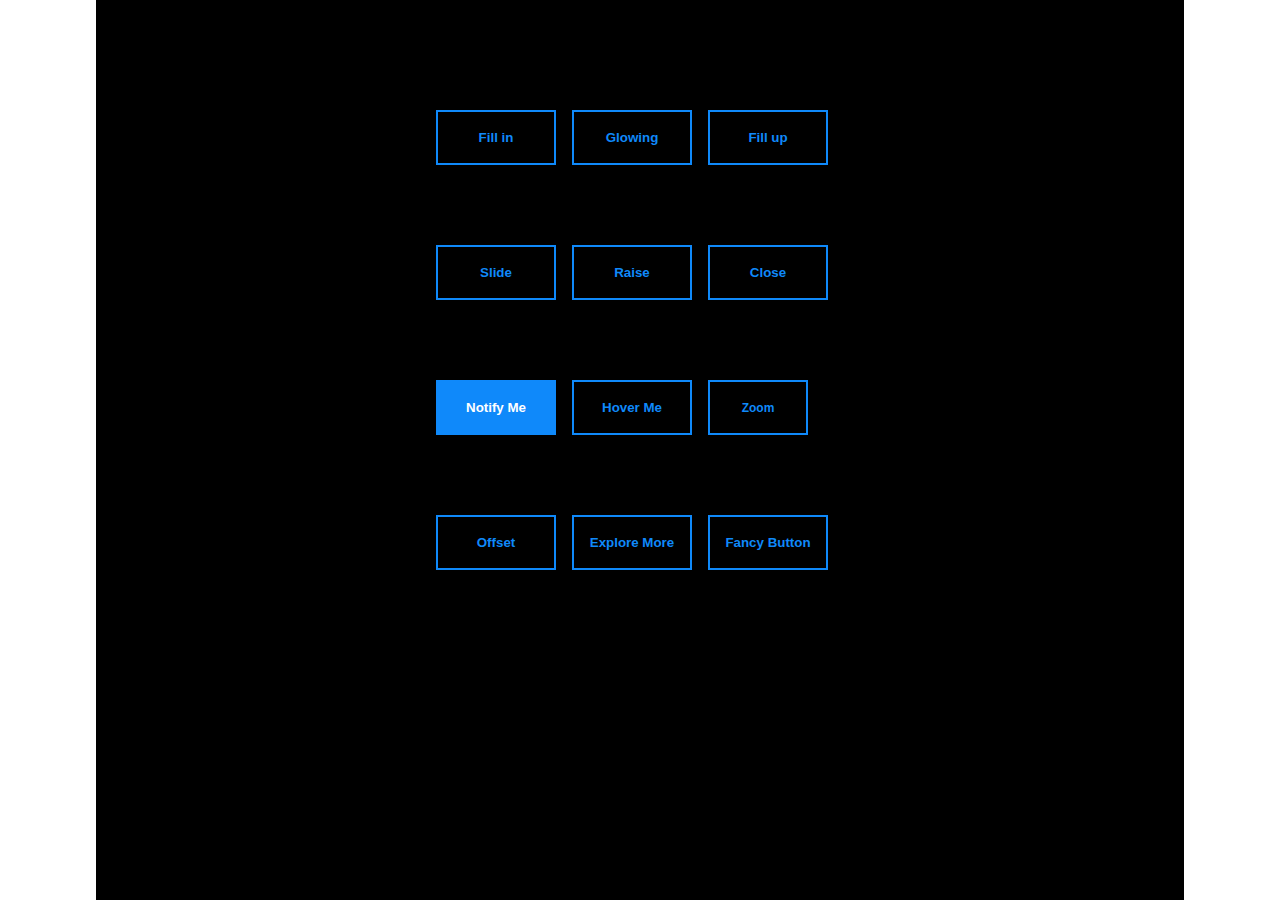
<file: HTML1/HTML2/hw13/hw13.html>
<!DOCTYPE html>
<html lang="en">
<head>
    <meta charset="UTF-8">
    <meta name="viewport" content="width=device-width, initial-scale=1.0">
    <title>Document</title>
    <link rel="stylesheet" href="../hw13/style.css">
</head>
<body>
  <main>
    <div class="wrapper">
      <div class="grid__wrapper">
        <div>
          <button class="button_style btn_1">Fill in</button> 
        </div>
        <div>
          <button class="button_style btn_2">Glowing</button> 
        </div>
        <div>
          <button class="button_style btn_3">Fill up</button> 
        </div>
        <div>
          <button class="button_style btn_4">Slide</button> 
        </div>
        <div>
          <button class="button_style btn_5">Raise</button> 
        </div>
        <div>
          <button class="button_style btn_6">Close</button> 
        </div>
        <div>
          <button class="button_style btn_7"></button>
        </div>
        <div>
          <button class="button_style btn_8">Hover Me</button> 
        </div>
        <div>
          <button class="button_style btn_9">Zoom</button> 
        </div>
        <div>
          <button class="button_style btn_10">Offset</button> 
        </div>
        <div>
          <button class="button_style btn_11">Explore More</button> 
        </div>
        <div>
          <button class="button_style btn_12">Fancy Button</button> 
        </div>
      </div>
    </div>
  </main>
</body>
</html>
</file>
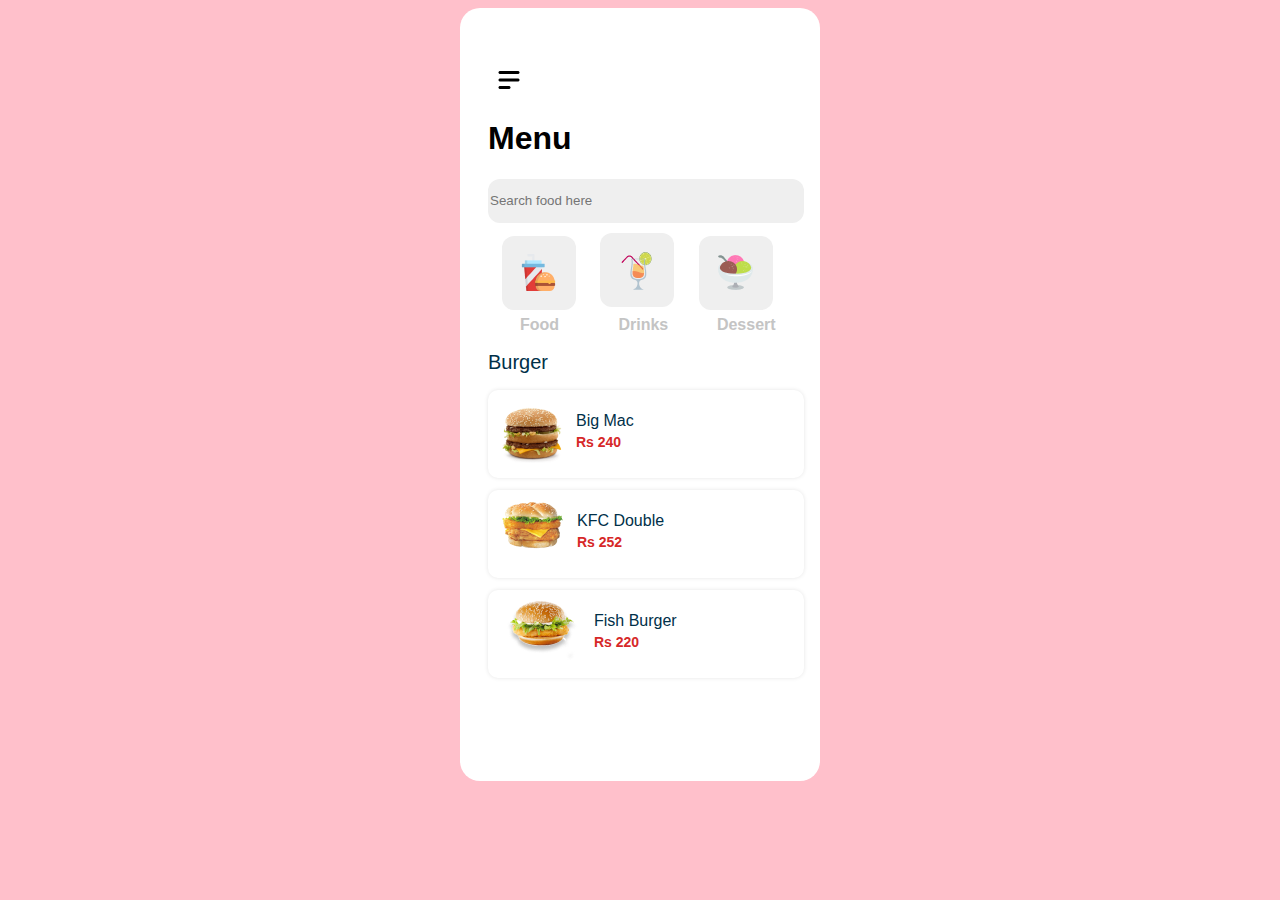
<file: HTML1/HTML2/hw5/hm5menu.html>
<!DOCTYPE html>
<html lang="en">
<head>
    <meta charset="UTF-8">
    <meta name="viewport" content="width=device-width, initial-scale=1.0">
    <title>Document</title>
    <link rel="stylesheet" href="style/style.css">
</head>
<body>
    <div class="container">
        <button>
            <img src="./img/heroicons-solid_menu-alt-2.png" alt="menu button">
        </button>
        <h1>Menu</h1>
        <form action="">
            <input placeholder="Search food here" type="text">
        </form>
        <div class="menu-items">
            <div class="menu-position">
                <div class="img-position">
                    <img src="img/image 4.png" alt="Burger">
                    <h4>Food</h4>
                </div>
            </div>
            <div class="menu-position">
                <div class="img-position">
                    <img src="img/emojione_tropical-drink.png" alt="Drinks">
                    <h4>Drinks</h4>
                </div>
            </div>
            <div class="menu-position">
                <div class="img-position">
                    <img src="img/emojione_ice-cream.png" alt="ice-cream">
                    <h4>Dessert</h4>
                </div>
            </div>
        </div>
        <h2>Burger</h2>
            <div class="burger-position">
                <div class="burger1">
                    <img src="img/5882482de81acb96424ffaac 1.png" alt="bigmac">
                    <section class="menu-burger">
                        <h3 class="burger-title">Big Mac</h3>
                        <h4 class="burger-price">Rs 240</h4>
                       </section>
                </div>
               
            </div>
            <div class="burger-position">
                <div class="burger2">
                    <img src="img/590607a10cbeef0acff9a646 1.png" alt="KFC">
                    <section class="menu-burger">
                        <h3 class="burger-title">KFC Double</h3>
                        <h4 class="burger-price">Rs 252</h4>
                    </section>
                </div>
                
            </div>
            <div class="burger-position">
                <div class="burger3">
                    <img src="img/58824b29e81acb96424ffab8 1.png" alt="fishburger">
                    <section class="menu-burger">
                        <h3 class="burger-title">Fish Burger</h3>
                        <h4 class="burger-price">Rs 220</h4>
                        <section>
                </div>
                
                 
            </div>
       
    </div>
</body>
</html>
</file>
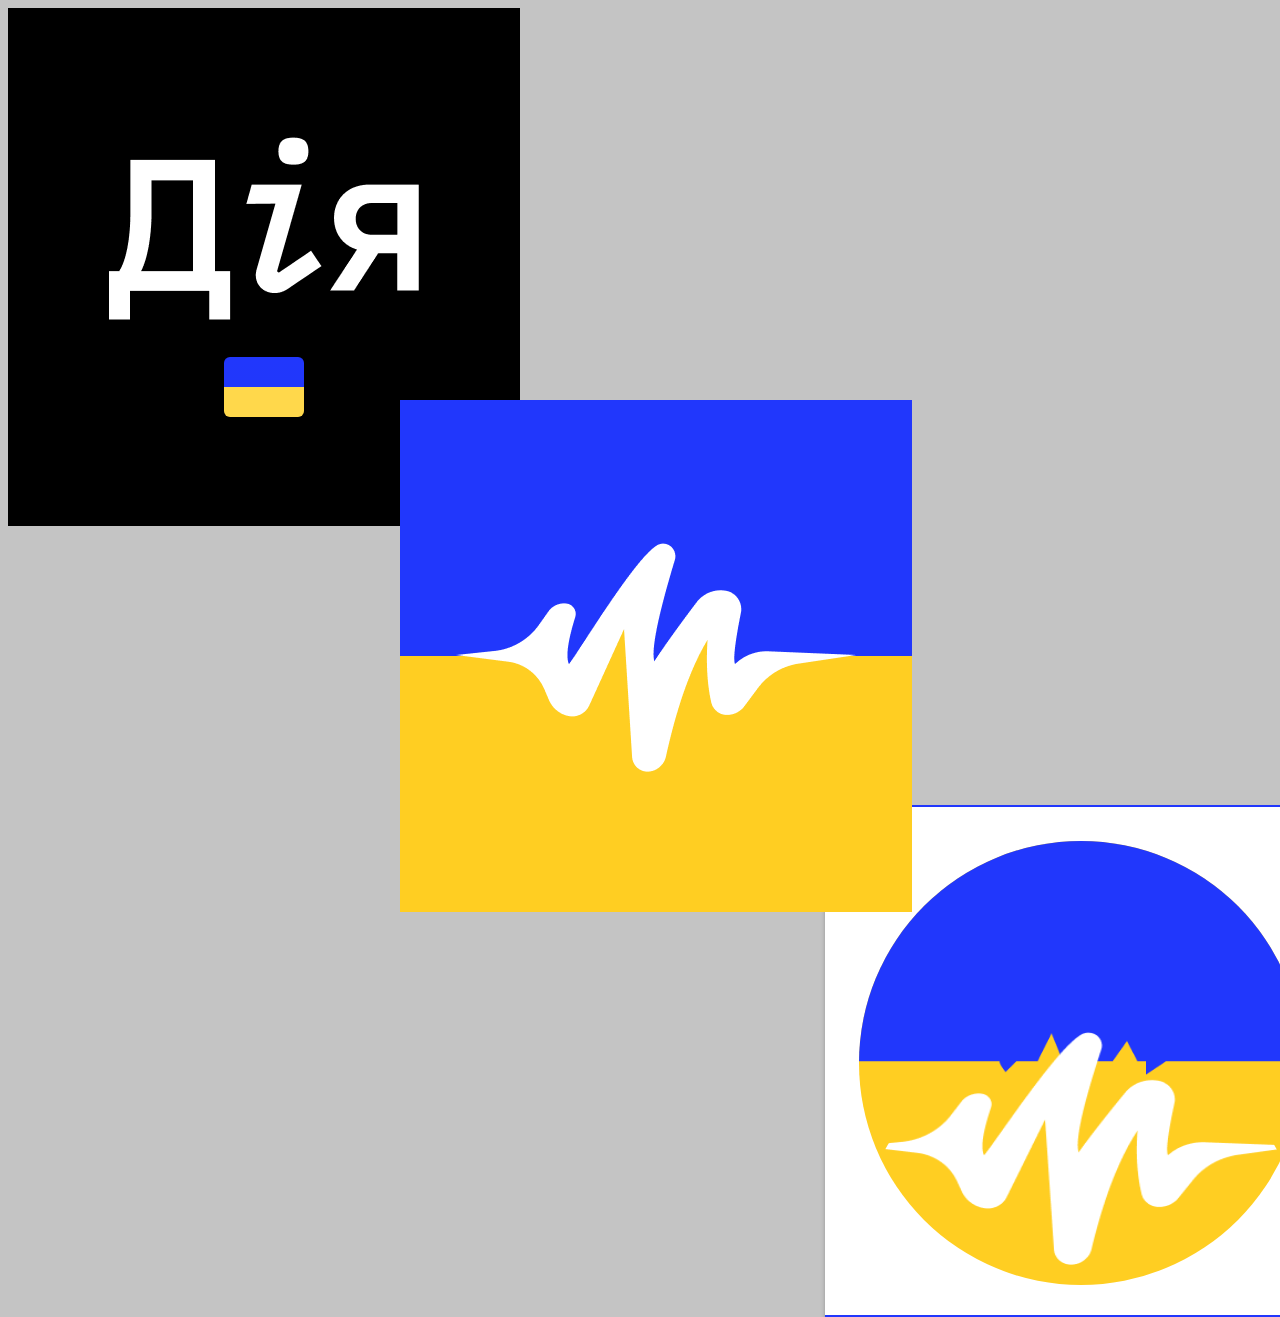
<file: HTML1/HTML2/hw6/hw6.html>
<!DOCTYPE html>
<html lang="en">
<head>
    <meta charset="UTF-8">
    <meta name="viewport" content="width=device-width, initial-scale=1.0">
    <title>Document</title>
    <link rel="stylesheet" href="../hw6/style.css">
</head>
<body>
  <div class="main-container">
    <div class="conteiner">
        <div class="picture-flag">
        <img src="pictures/Vector.png">
        <div class="flag">

        </div>
        </div> 
    </div>
    <div class="container2">
        <div class="bluewhite">
            <img src="./pictures/Blue.png">
        </div>
        <div>
            <img class="white" src="./pictures/Glyph (1).png">
        </div>
    </div>
   <div class="white12">
    <div  class="container4">
      <div class="container3">
       <img src="./pictures/Blue.png">
       <img class="img-glyph" src="./pictures/Glyph (1).png">
    </div>
    </div>
    </div>
</div>
</body>
</html>
</file>
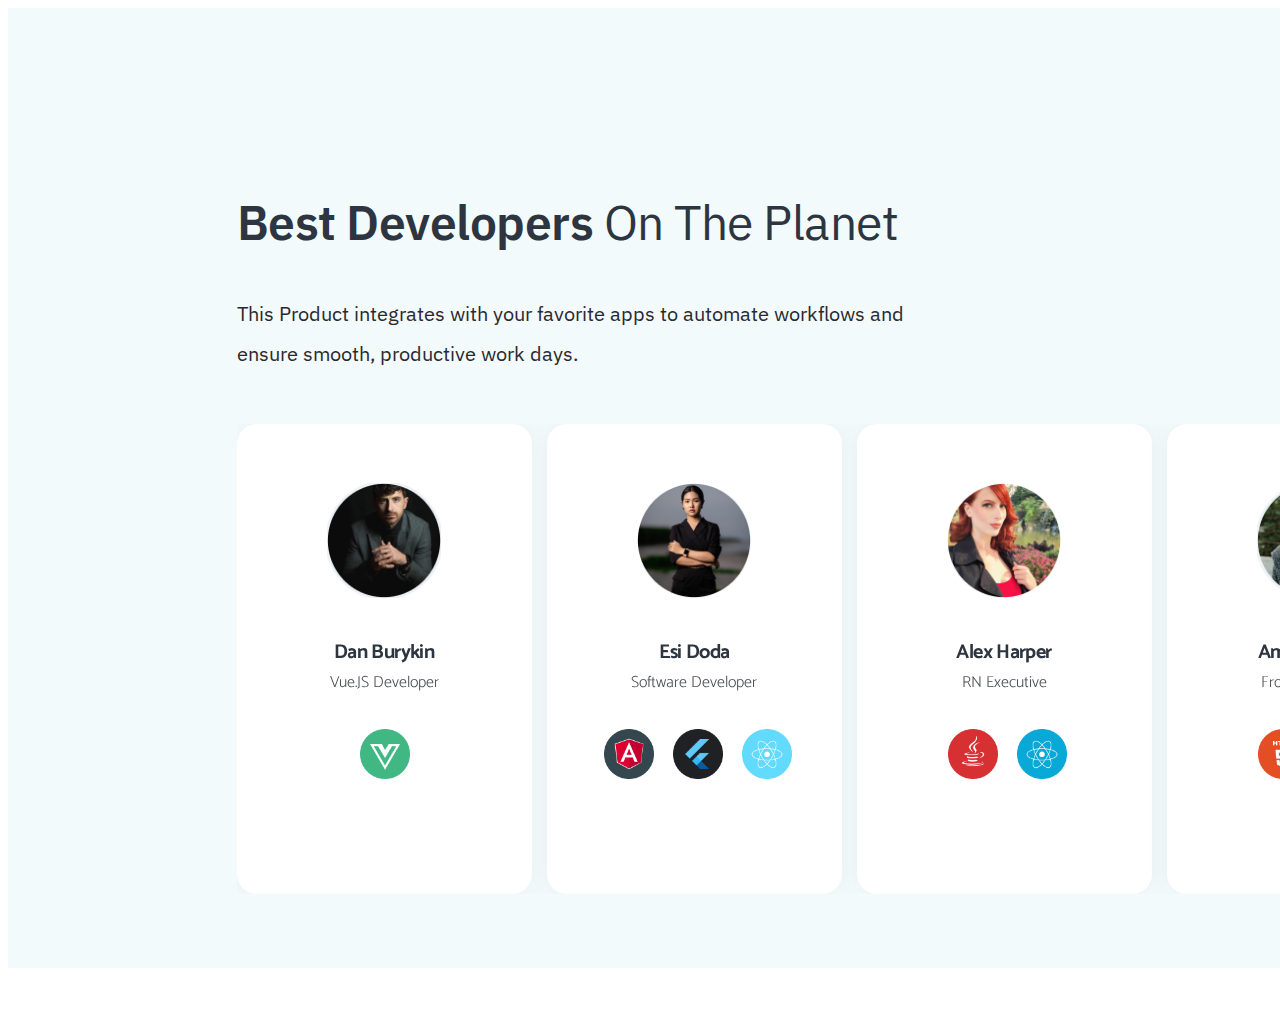
<file: HTML1/HTML2/hwork7/hw7.html>
<!DOCTYPE html>
<html lang="en">
<head>
    <meta charset="UTF-8">
    <meta name="viewport" content="width=device-width, initial-scale=1.0">
    <title>Document</title>
    <link rel="preconnect" href="https://fonts.googleapis.com">
    <link rel="preconnect" href="https://fonts.gstatic.com" crossorigin>
    <link href="https://fonts.googleapis.com/css2?family=IBM+Plex+Sans:wght@400;600&display=swap" rel="stylesheet">
    <link rel="stylesheet" href="../hwork7/style.css">
    <link rel="preconnect" href="https://fonts.googleapis.com">
    <link rel="preconnect" href="https://fonts.gstatic.com" crossorigin>
    <link href="https://fonts.googleapis.com/css2?family=Catamaran:wght@300;700&display=swap" rel="stylesheet">
</head>
<body>
    <div class="main-container">
        <div class="main-wrapper"> 
            <div class="text-content">
              <h1>
                <strong>Best  Developers</strong> 
                On The Planet</h1>
              <p>This Product integrates with your favorite apps to automate workflows and ensure smooth, productive work days.</p>
            </div>
            <div class="dev-container"> 
               
                <div class="devs dev-1">
                    <div>
                        <img class="img" src="../hwork7/picture/dev1.jpg" alt="dev1" width="114.286" height="114.286">
                    </div>
                    <div class="dev-text">
                        <h2>Dan Burykin</h2>
                        <h3>Vue.JS Developer</h3>
                    </div>
                    <div>
                        <img class="dev-icon dev-icon1" src="../hwork7/icons/dev1_i/VueJs.png" >

                    </div>
                </div>

                <div class="devs dev-2">
                    <div>
                        <img class="img" src="../hwork7/picture/dev2.jpg" alt="dev2" width="114.286" height="114.286">
                    </div>    
                    <div class="dev-text">
                        <h2>Esi Doda</h2>
                        <h3>Software Developer</h3>
                    </div>
                    <div>
                        <img  class="dev-icon dev-icon2" src="../hwork7/icons/dev2_i/Angular.png">
                        <img  class="dev-icon dev-icon3" src="../hwork7/icons/dev2_i/Flutter.png">
                        <img  class="dev-icon" src="../hwork7/icons/dev2_i/ReactJS.png">

                    </div>
                </div>
                <div class="devs dev-3"> 
                    <div>
                        <img class="img" src="../hwork7/picture/dev3.jpg" alt="dev3" width="114.286" height="114.286">    
                    </div>
                    <div class="dev-text">
                        <h2>Alex Harper</h2>
                        <h3>RN Executive</h3>
                    </div>
                    <div>
                        <img class="dev-icon dev-icon4" src="../hwork7/icons/dev3_i/JAVA.png">
                        <img class="dev-icon" src="../hwork7/icons/dev3_i/React Native.png">

                    </div>
                </div>
                <div class="devs dev-4">
                    <div>
                        <img class="img" src="../hwork7/picture/dev4.jpg" alt="dev4" width="114.286" height="114.286">
                    </div>
                    <div class="dev-text">
                        <h2>Amarna Miller</h2>
                        <h3>Frontend Wizard</h3>
                    </div>
                    <div>
                        <img class="dev-icon dev-icon4" src="../hwork7/icons/dev4_i/HTML.png">
                        <img class="dev-icon" src="../hwork7/icons/dev4_i/CSS.png">

                    </div>
                </div>
            </div>
        </div>
    </div>
</body>
</html>
</file>
<file: HTML1/HTML2/hw10/style.css>
*{
    box-sizing: border-box;
}
html{
    font-family: ‘Poppins’, sans-serif;
}
body{
    min-width: 390px;

}
.secondary-font{
    font-family: ‘Montserrat’, sans-serif;
    } 
.header{
    display: flex;
    justify-content: space-between;
    padding-top:50px;
    padding-left:30px;
    padding-right: 30px;
}
.header .icons{
    border: none;
    background: none;
}
.shoppy-btn{
    background-color: black;
    border: none;
    width: 163px;
    height: 42px;
    margin-left: 40px;
}
.shoppy-btn h2{
    color: white;
    font-family: Montserrat;
}
.icons-btn{
    padding-top: 7px;
}
.icon-w{
    width: 21px;
}
.bag-w{
    width: 16px;
}
.shoes-1{
    width: 216.258px;
    height: 257.619px;
    transform: rotate(-3.165deg);
}
.shoes-2{
    width: 241.834px;
    height: 288.086px;
    margin-top: 102px;
}
.shoes-img{
    display: flex;
    margin-top: 27px;
    overflow: scroll;
}
.text-container{
    text-align: center;
    margin-top: 25px;
}
.text1 h1{
    font-size: 60px;
    letter-spacing: -3px;
    font-family: Montserrat;
}
.text2 h3{
    font-size: 18px;
    line-height: 28px; /* 155.556% */
    margin-top: 8px;
}
.shopnow{
    margin: 0 auto;
    display: block;
    background-color: black;
    border: none;
    border-radius: 15px;
    width: 195px;
    height: 50px;   
    margin-top: 35px;
}
.shopnow h2{
    color: white;
    text-align: center;
    font-size: 18px;
    line-height: 28px; /* 155.556% */
    font-family: Poppins;
}
.shoes-women, .shoes-men img{
    width: 342px;
    height: 340px;
}
.shoes-women{
    padding: 0 25px;
    margin-top: 40px;
    position: relative;
}
.women{
    color: white;
    font-family: Montserrat;
    font-size: 40px;
    position: absolute;
    top: 25px;
    margin-left: 20px;
}
.shop-now{
    background: none;
    border: none;
    font-size: 18px;
    position: absolute;
    bottom: 13px;
    right: -15px;
    font-family: Poppins;
}
.shoes-men{
    padding: 0 25px;
    margin-top: 25px;
    position: relative;
}
.men{
    color: #FFF;
    font-family: Montserrat;
    font-size: 40px;
    position: absolute;
    top: 25px;
    margin-left: 20px;
}
.shop-now2{
    color: #FFF;
    background: none;
    border: none;
    font-size: 18px;
    position: absolute;
    bottom: 14px;
    margin-left: 15px;
}
.assortment, .assortment2{
    margin-top: 45px;
    padding: 0 25px;
    display: flex;
    overflow: scroll;
}
.boots h1{
    color: #000;
    font-family: Montserrat;
    font-size: 30px;
}
.boots .img-shoes-w{
    width: 252px;
    height: 252px;
    margin-top: 10px;
}
.boots .pr-name{
    color: #000;
    font-size: 18px;
    font-weight: 600;
    margin-top: 5px;
    margin-left: 16px;
    font-family: Poppins;
}
.boots .pr-name1{ 
    color: #000;
    font-size: 18px;
    font-weight: 600;
    margin-top: 5px;
    font-family: Poppins;

}
.boots .price{
    color: #000;
    font-size: 18px;
    line-height: 28px;
    font-weight: 400;
    font-family: Poppins;
}
.boots .img-shoes-w2{
    margin-top:40px;
    width: 252px;
    height: 252px;
    margin-left: 16px;
}
.text-drop h1{
    text-align: center;
    font-family: Montserrat;
    font-size: 40px;
    font-weight: 800;
    line-height: 40px;
}
.text-products{
    text-align: center;
    font-size: 18px;
    font-weight: 500;
    line-height: 28px;
    margin-top: 15px;
    font-family: Poppins;
}
.text-container2{
    margin-top: 85px;
}
.list-btn{
    width: 235px;
    height: 55px;
    border: 2px solid #000;
    background: none;
    margin: 0 auto;
    display: block;
    margin-top: 17px;
}
.list-btn h2{
    font-size: 18px;
    font-weight: 500;
    line-height: 28px;
    font-family: Poppins;
}
.footer{
    /* width: 390px; */
    height: 435px;
    background-color: black;
    margin-top: 80px;
}
.footer1{
    display: flex;

}
.help{
    margin-left: 16px;
}
.footer h1{
    color: #C4C4C4;
    font-size: 14px;
    line-height: 25px; /* 178.571% */
    font-family: Poppins;
}
.footer h2{
    color: #FFF;
    font-size: 14px;
    line-height: 25px; /* 178.571% */
    font-family: Poppins;
}
.account, .help{
    width: 162px;
    margin-top: 47px;
    margin-left: 20px;
}
.follow-us{
    margin-left: 20px;
    margin-top: 15px;
}
a{
    margin-right: 15px;
}
.info{
    text-align: center;
    margin-top: 43px;
}
@media (min-width:1512px) {
    .container{
        display: flex;
    }
    .shoes-assortment{
        display: flex;
        justify-content: space-between;
    }
    .shoes-women img{
        width: 724px;
        height: 454px;
    }
    .shoes-men img{
        width: 724px;
        height: 454px;
        overflow: auto;
    }
    .shoes-men{
        margin-top: 40px;
    }
    .boots .img-shoes-w2{
        margin-left: 35px;
    }
    .boots .pr-name{
        margin-left: 35px;
    }
    .text-container2{
        margin-top: 160px;
    }
    .footer-media{
        display: flex;
        padding-top: 63px;
    
    }
    .footer-media .follow-us{
       margin-left: 330px;
    }
    .footer1{
        margin-right: 85px;
    }
    .account{
        margin-right: 85px;
    }
    .footer2 {
        margin-right: 0;
    }
   

}
</file>
<file: HTML1/HTML2/hw12/scss/style.css>
@import"https://fonts.googleapis.com/css2?family=Philosopher:wght@400;700&display=swap";*{box-sizing:border-box}body{font-family:"Philosopher";width:120rem}.section_1{height:100vh;background-image:url("../picture/banner 1.png");background-size:cover;background-position:center}.section_1::before{content:"";position:absolute;top:0;left:0;width:100%;height:100%;background-color:rgba(0,0,0,.5);z-index:-1}.section_1 header{width:85%;margin:0 auto;padding-top:7.5rem;display:flex;justify-content:space-between;padding-top:2.5rem}.section_1 header h1{font-size:2.5rem;font-weight:400;color:#fff}.section_1 header h1 span{color:#f90}.section_1 header nav{display:flex;align-items:center}.section_1 header nav ul{list-style-type:none;display:flex}.section_1 header nav ul li{margin-right:.9375rem}.section_1 header nav ul li:last-child{margin-right:0}.section_1 header nav ul li a{color:#fff;text-decoration:none;font-size:1.5rem;font-weight:400}.section_1 header .burger-menu{display:none}.section_1 header button{background:none;border:none;color:#f90;font-size:1.5rem;font-weight:700;font-family:"Philosopher"}.section_1 .item1{height:80%;width:85%;margin:0 auto;padding-top:7.5rem}.section_1 .item1 .container{display:flex;align-items:center;justify-content:space-between;position:relative;width:100%;height:100%}.section_1 .item1 .container .title{width:50%;text-align:right;margin-right:9.375rem}.section_1 .item1 .container .title h1{color:#fff;font-size:5rem;font-weight:400}.section_1 .item1 .container .title h1 span{color:#f90}.section_1 .item1 .container .text{margin-right:9.375rem;width:50%}.section_1 .item1 .container .text p{color:#fff;font-size:2.125rem;font-weight:400}.section_1 .item1 .container .text p span{color:#f90;display:block;text-align:right}.section_2{background-color:#fefcea;height:81.25rem}.section_2 h1{color:#000;font-size:2.5rem;font-weight:700;padding-top:7.5rem;padding-left:8.75rem;padding-bottom:4.375rem}.section_2 h1 span{color:#f90}.section_2 .container{width:91%}.section_2 .container h2{font-size:1.5rem;font-weight:700;color:#f90;margin-bottom:1.125rem}.section_2 .container p{font-size:1.125rem;font-weight:400}.section_2 .container .grid-box{width:85%;margin:0 auto;display:grid;grid-template-columns:509px 487px 509px;gap:30px 60px}.section_2 .container .grid-box .img_2{grid-column:1/2}.section_2 .container .grid-box .img_2 p{margin-bottom:1.75rem;padding-right:12.6875rem}.section_2 .container .grid-box .img_3{grid-column:2/3;grid-row:1/3;text-align:center}.section_2 .container .grid-box .img_3 h2{padding-top:.9375rem}.section_2 .container .grid-box .img_3 p{margin-bottom:2.4375rem;padding-left:8rem;padding-right:6.5625rem}.section_2 .container .grid-box .img_4{grid-column:3/4;grid-row:1/2}.section_2 .container .grid-box .img_5 p{margin-bottom:2.125rem;padding-right:12.5rem}.section_2 .container button{background:none;border:none;font-size:1.5rem;font-weight:700;font-family:"Philosopher";position:relative;margin-top:2.1875rem;float:right}.section_2 .container button::after{content:"";position:absolute;left:0;bottom:-5px;width:100%;height:5px;background-color:#ffe600}.section_3{width:100%;height:905px}.section_3::before,.section_3::after{content:"";display:block;position:relative;left:0;right:0;height:5px;background-color:#f90}.section_3::before{top:29%}.section_3::after{bottom:6%;z-index:-1}.section_3 .wrapper2{width:85%;margin:0 auto;padding-top:7.5rem}.section_3 .wrapper2 button{float:right}.section_3 .wrapper2 h1{color:#000;font-size:2.5rem;font-weight:700}.section_3 .wrapper2 h1 span{color:#f90}.section_3 .wrapper2 .flex-box2{display:flex;margin-top:3.125rem;justify-content:space-between}.section_3 .wrapper2 .flex-box2 .img1{position:relative;display:inline-block}.section_3 .wrapper2 .flex-box2 .img1::before{content:"";position:absolute;top:0;left:0;width:100%;height:100%;background-color:rgba(0,0,0,.5)}.section_3 .wrapper2 .flex-box2 .text1{position:absolute;top:60%;padding-left:1.25rem}.section_3 .wrapper2 .flex-box2 .text1 h2{font-size:1.5rem;font-weight:700;color:#fff}.section_3 .wrapper2 .flex-box2 .text1 h2::after{content:"";position:absolute;top:25%;right:64%;width:30%;height:5px;background-color:#ffe600}.section_3 .wrapper2 .flex-box2 .text1 p{font-size:1.125rem;font-weight:700;color:#fff;padding-top:1.25rem;padding-right:2.1875rem}.section_3 .wrapper2 button{background:none;border:none;font-size:1.5rem;font-weight:700;font-family:"Philosopher";position:relative;margin-top:2.1875rem;float:right}.section_3 .wrapper2 button::after{content:"";position:absolute;left:0;bottom:-5px;width:100%;height:5px;background-color:#ffe600}.section_4{height:930px;background-image:url("../picture/—Pngtree—south korea jinxian ink hills_6690513 1.png");background-size:cover}.section_4 .wrapper3{width:85%;margin:0 auto;padding-top:7.5rem;padding-top:7.1875rem}.section_4 .wrapper3 h1{color:#000;font-size:2.5rem;font-weight:700}.section_4 .wrapper3 h1 span{color:#f90}.section_4 .wrapper3 .wrapper-container{margin-top:4.6875rem;padding-left:6.25rem;display:grid;grid-template-columns:1.5fr 1fr}.section_4 .wrapper3 .wrapper-container .text-container{margin-top:1,875rem}.section_4 .wrapper3 .wrapper-container .text-container .text-button{width:566px}.section_4 .wrapper3 .wrapper-container .text-container .text-button p{padding-top:1.25rem;font-size:1.125rem}.section_4 .wrapper3 .wrapper-container .text-container .text-button button{background:none;border:none;font-size:1.5rem;font-weight:700;font-family:"Philosopher";position:relative;margin-top:2.1875rem;float:right}.section_4 .wrapper3 .wrapper-container .text-container .text-button button::after{content:"";position:absolute;left:0;bottom:-5px;width:100%;height:5px;background-color:#ffe600}.section_5{height:1180px}.section_5::before,.section_5::after{content:"";display:block;position:relative;left:0;right:0;height:5px;background-color:#f90}.section_5::before{top:22%}.section_5::after{bottom:5%;z-index:-1}.section_5 .wrapper4{position:relative;width:85%;margin:0 auto;padding-top:7.5rem}.section_5 .wrapper4 h1{color:#000;font-size:2.5rem;font-weight:700}.section_5 .wrapper4 h1 span{color:#f90}.section_5 .wrapper4 .main-grid-box{margin-top:50px;display:grid;grid-template-columns:465px 411px 700px;gap:20px}.section_5 .wrapper4 .main-grid-box .first-box{display:grid;grid-template-columns:205px 240px;grid-template-rows:328px 220px 192px;gap:20px}.section_5 .wrapper4 .main-grid-box .first-box .img1{grid-column:1/3;grid-row:1/2}.section_5 .wrapper4 .main-grid-box .first-box .img2{grid-column:1/2;grid-row:2/3}.section_5 .wrapper4 .main-grid-box .first-box .img3{grid-column:2/3;grid-row:2/3}.section_5 .wrapper4 .main-grid-box .first-box .img4{grid-row:3/4;grid-column:1/3}.section_5 .wrapper4 .main-grid-box .third-box{display:grid;grid-template-columns:179px 206px 275px;grid-template-rows:411px 175px 154px;gap:20px}.section_5 .wrapper4 .main-grid-box .third-box .img6{grid-column:1/4;grid-row:1/2}.section_5 .wrapper4 .main-grid-box .third-box .img7{grid-column:1/2;grid-row:2/4}.section_5 .wrapper4 .main-grid-box .third-box .img8{grid-column:2/3;grid-row:2/3}.section_5 .wrapper4 .main-grid-box .third-box .img9{grid-column:2/3;grid-row:3/4}.section_5 .wrapper4 .main-grid-box .third-box .img10{grid-column:3/4;grid-row:2/4}.section_5 .wrapper4 button{background:none;border:none;font-size:1.5rem;font-weight:700;font-family:"Philosopher";position:relative;margin-top:2.1875rem;float:right}.section_5 .wrapper4 button::after{content:"";position:absolute;left:0;bottom:-5px;width:100%;height:5px;background-color:#ffe600}.section_6{height:1040px;background-color:#f6fdee}.section_6 .wrapper5{width:85%;margin:0 auto;padding-top:7.5rem}.section_6 .wrapper5 h1{color:#000;font-size:2.5rem;font-weight:700}.section_6 .wrapper5 h1 span{color:#f90}.section_6 .wrapper5 .grid-box3{display:grid;grid-template-columns:285px 646px 512px;-moz-column-gap:100px;column-gap:100px;margin-top:5.75rem}.section_6 .wrapper5 .grid-box3 .img2{align-self:center}.section_6 .wrapper5 .grid-box3 .img3{grid-column:2/3;grid-row:1/3}.section_6 .wrapper5 .grid-box3 .img3 img{padding-top:1.0625rem}.section_6 .wrapper5 .grid-box3 .img4{grid-column:3/4;grid-row:1/2}.footer{height:100vh;background-image:url("../picture/—Pngtree—south korea jinxian ink hills_6690513 2.png")}.footer .wrapper_last{width:85%;margin:0 auto;padding-top:7.5rem;height:100vh;position:relative}.footer .wrapper_last h1{color:#000;font-size:2.5rem;font-weight:700}.footer .wrapper_last h1 span{color:#f90}.footer .wrapper_last .information-box{display:flex;margin-top:7.5rem}.footer .wrapper_last .information-box .title h1{color:#000;font-size:2.5rem;font-weight:700}.footer .wrapper_last .information-box .title h1 span{color:#f90}.footer .wrapper_last .information-box .grid-box4{margin-left:4.25rem;display:grid;grid-template-columns:365px 365px 420px;gap:65px}.footer .wrapper_last .information-box .grid-box4 h2{font-size:1.875rem;font-weight:700;padding-bottom:3.75rem}.footer .wrapper_last .information-box .grid-box4 p{white-space:pre-line;font-size:1.875rem;font-weight:400;line-height:1.5}.footer .wrapper_last .information-box .grid-box4 .box5{grid-column:2/4}.footer .wrapper_last .information-box .grid-box4 .box5 form .form-decoration{border-bottom:1px solid #000}.footer .wrapper_last .information-box .grid-box4 .box5 form label{font-size:1.875rem;line-height:2}.footer .wrapper_last .information-box .grid-box4 .box5 form input{border:none}.footer .wrapper_last .information-box .grid-box4 .box5 form button{font-size:2.5rem;font-weight:700;font-family:"Philosopher";background-color:#f90;border:none;border-radius:5px;padding:15px 55px;float:right;margin-top:2.375rem}.footer .wrapper_last .footer2{position:absolute;bottom:0;width:100%;display:flex;justify-content:space-between;border-top:1px solid #000}.footer .wrapper_last .footer2 h3{font-size:1.125rem;font-weight:700;padding-top:2.5rem;padding-bottom:2.5rem}.footer .wrapper_last .footer2 .info2 h3{text-align:right}@media(max-width: 1220px){.section_1 header nav{display:none}.section_1 header .burger-menu{display:block;position:relative;width:50px;height:40px}.section_1 header .burger-menu span{background-color:#fff;position:absolute;left:0;top:18px;width:100%;height:3px}.section_1 header .burger-menu::after,.section_1 header .burger-menu::before{content:"";background-color:#fff;position:absolute;width:100%;height:3px;left:0}.section_1 header .burger-menu::after{top:0}.section_1 header .burger-menu::before{bottom:0}}
</file>
<file: HTML1/HTML2/hw13/style.css>
*{
    box-sizing: border-box;
}
body{
    margin: 0;
}
main{
    width: 100%;
}
.wrapper{
    width: 85%;
    height: 100vh;
    margin: 0 auto;
    background-color: black;
}
.grid__wrapper{
    padding: 110px 340px;
    display: grid;
    grid-template-columns:  repeat(3, 1fr);
    row-gap: 80px;
}
.button_style{
    width: 120px;
    height: 55px;
    background: none;
    border: 2px solid #0F89FA;
    color: #0F89FA;
    font-weight: 600;
}
.btn_1{
    background-color: black;
    /* color: #0F89FA; */
    transition-duration: 0.5s;
    transition-property: all;
}
.btn_1:hover{
    background-color: #0F89FA;
    color: white;
}
.btn_2{
    transition: 0.5s;
    transform: scale(1, 1);
}
.btn_2:hover{
    box-shadow: 1px 1px 10px 5px #0F89FA;
    transform: scale(1.01, 1.01);
}
.btn_3{
    position: relative;
}
.btn_3::after{
    content: '';
    position: absolute;
    bottom: 0;
    left: 0;
    width: 100%;
    height: 0;
    background-color: #0F89FA;
    transition: height 0.5s ease;
}
.btn_3:hover::after{
    height: 100%;
}
.btn_4{
    position: relative;
}
.btn_4::after{
    content: '';
    position: absolute;
    bottom: 0;
    left: 0;
    width: 0;
    height: 100%;
    background-color: #0F89FA;
    transition: width 0.5s ease;
}
.btn_4:hover::after{
    width: 100%;
}
.btn_5{
    position: relative; 
    background:none;
    transition: transform 0.3s ease, box-shadow 0.3s ease;
  }
  
.btn_5:hover::before {
    content: '';
    position: absolute;
    top: 100%;
    left: 5px;
    width: 90%;
    transition: opacity 0.3s ease;  
    box-shadow: 0 0 10px 5px #0F89FA;
  }
  
.btn_5:hover {
    transform: translateY(-5px);
  }
  
.btn_5:focus {
    outline: none;
  }
.btn_6{
    position: relative;
}
.btn_6::after{
    content: '';
    position: absolute;
    bottom: 0;
    left: 0;
    width: 0;
    height: 100%;
    background-color: #0F89FA;
    transition: width 0.7s ease;
}
.btn_6::before{
    content: '';
    position: absolute;
    bottom: 0;
    right: 0;
    width: 0;
    height: 100%;
    background-color: #0F89FA;
    transition: width 0.7s ease;
}
.btn_6:hover::after{
    width: 100%;
}
.btn_6:hover::before{
    width: 100%;
}
.btn_7{
    background-color: #0F89FA;
    color: white;
}
.btn_7::after{
    content: 'Notify Me';
}
.btn_7:hover::after{
    content: 'Thanks';
}
.btn_9{
    width: 100px;
    transform-origin: 0 0;
    transform: scale(1, 1);
    transition: 1s;
    font-size: 12px;
}
.btn_9:hover{
    transform: scale(1.2, 1.1);
    font-size: 16px;
}
</file>
<file: HTML1/HTML2/hw5/style/style.css>
*{
    box-sizing: border-box;
}
body{
    background-color: pink;
    font-family: 'Inter', sans-serif;
}
.container{
    width: 360px;
    margin: 100px auto;
    border-radius: 20px;
    background: #FFF;
    padding: 56px 20px 91px 28px;
    margin: auto;
}
  @import url('https://fonts.googleapis.com/css2?family=Inter:wght@400;500;600&display=swap');

  button{
    background-color: #FFF;
    border: none;
}
h1{
    color: #000;
    font-size: 32px;
    font-style: normal;
}
.menu-items{
    padding: 0 4px;
}
input{
    border-radius: 12px;
    background-color: #EFEFEF;
    width: 316px;
    height: 44px;
    border: none;
}
.menu-position h4{
 color: #C4C4C4;
 text-align: center;
}
.img-position{
    width: 74px;
    height: 74px;
    border-radius: 12px;
    background: #EFEFEF;
}
.menu-position{
    display: inline-block;
    margin: 10px;

}
.menu-position:hover .img-position{
    background-color: #EAE2B7;
}
.menu-position:hover h4{
    color: black;
}
.img-position{
    padding: 18px 19px 46px 18px;
}
h2{
    color: #003049;
    font-size: 20px;
    font-style: normal;
    font-weight: 500;
    line-height: normal;
}
.burger-position{
    width: 316px;
    height: 88px;
    flex-shrink: 0;
    border-radius: 10px;
    background: #FFF;
    box-shadow: 0px 0px 4px 0px #E5E5E5;
    margin: 12px 0;
    padding: 6px 13.5px;
 }
.burger-price{
    color: #D62828;
font-size: 14px;
font-style: normal;
margin-top: 4px;
}
.burger-title{
    color: #003049;
font-size: 16px;
font-style: normal;
font-weight: 400;
margin-bottom: 4px;
}
.menu-burger{
    display: inline-block;
    vertical-align: top;
    padding: 0 10px;
}
</file>
<file: HTML1/HTML2/hw6/style.css>
*{
    box-sizing: border-box;
}
body{
    background-color: #C4C4C4;;
}
.conteiner{
    background-color: black;
    padding: 128.641px 101.279px 109px 101px;
    width: 512px;
    position: relative;
}
.flag{
    width: 80px;
height: 60px;
border-radius: 6px;
background: linear-gradient(180deg, #2137FC 0%, #2137FB 50.01%, #FFD84B 50.04%, #FFD84B 100%);
margin: auto;
margin-top: 33px;
}
.container2{
    background-color: #FFCE22;;
    width: 512px;
height: 512px;
position: relative;
z-index: 1;
position: absolute;
top: 400px;
left: 400px;
}
.white{
    position: absolute;
    right: 55px;
    bottom: 140px;
}
.container3{
 background-color:#FFCE22;
 width: 444px;
 height: 444px;
 border-radius: 444px;
}
.white12{
    background-color: white;
width: 512px;
height: 512px;
position: relative;
position: absolute;
left: 825px;
top: 805px;
border-top: 2px solid #2137FC;
border-bottom: 2px solid #2137FC;
box-shadow: 0px 4px 4px 0px rgba(0, 0, 0, 0.25);


}
.container3 img{
width: 444px;
height: 233.5px;
border-top-right-radius: 225px;
border-top-left-radius: 225px;
}
.container4{
    position: absolute;
    left: 34px;
    top:34px;
}
.img-glyph{
    width: 358.441px;
height: 203.74px;
position: absolute;
bottom: 20px;
    left: 0px;

}
</file>
<file: HTML1/HTML2/hwork7/style.css>
*{
    box-sizing: border-box;
}
.body{
}
.main-container{
    width: 1700px;
    height: 960px;
    /* position: absolute; */
    /* top: 135px; */
    margin: auto;
    background: rgba(0, 161, 198, 0.05);
    position: relative;
}
.main-wrapper{
    /* position: absolute;
    right: 350px;
    top: 142px; */
    width: 1243px;
    margin: 0 auto;
    padding: 142px 0 128px;
}
p{
    display: block;
    width: 695px;
    color: #2B292D;
    font-family: IBM Plex Sans;
    font-size: 20px;
    font-style: normal;
    font-weight: 400;
    line-height: 40px;
}
.dev-container{
    margin-top: 50px;
    overflow: hidden;
}
.dev-container .devs:last-child{
    margin-right: 0;
}
.devs{
    /* display: inline-block; */
    width: 295px;
    height: 470px;
    background-color: white;
    margin-right: 15px;
    filter: drop-shadow(0px 0px 10px rgba(45, 54, 64, 0.05));
    border-radius: 20px;
    float: left;
}
.img{
    margin-left: 90px;
    margin-top: 59px;
}
.dev-text{
    font-family: 'Catamaran', sans-serif;
}
.dev-icon{
    width: 50px;
    height: 50px;
   
}
h1{
    font-family: 'IBM Plex Sans', sans-serif;
    color: #2D3640;
    font-family: IBM Plex Sans;
    font-size: 48px;
    font-style: normal;
    font-weight: 400;
    line-height: 80px;
    letter-spacing: -0.5px;
}
h2{
    color: #2D3640;
    text-align: center;
    font-family: Catamaran;
    font-size: 20px;
    font-style: normal;
    font-weight: 700;
    line-height: normal;
    letter-spacing: -0.625px;
    margin-top: 34px;
    margin-bottom: 0;
    
}
h3{
    color: #4B4F52;
    text-align: center;
    font-family: Catamaran;
    font-size: 16px;
    font-style: normal;
    font-weight: 300;
    line-height: normal;
    margin: 0;
}
.dev-icon1{
    margin-left: 123px;
    margin-top: 33px;
    
}
.dev-icon2{
    margin-left: 57px;
    margin-right: 15px;
}
.dev-icon3{
    margin-right: 15px;
    margin-top: 33px;
}
.dev-icon4{
    margin-left: 91px;
    margin-top: 33px;
    margin-right: 15px;
}
h1>strong{
    color: #2D3640;
    font-family: IBM Plex Sans;
    font-size: 48px;
    font-style: normal;
    font-weight: 600;
    line-height: 80px; /* 166.667% */
    letter-spacing: -0.5px;
}
</file>
